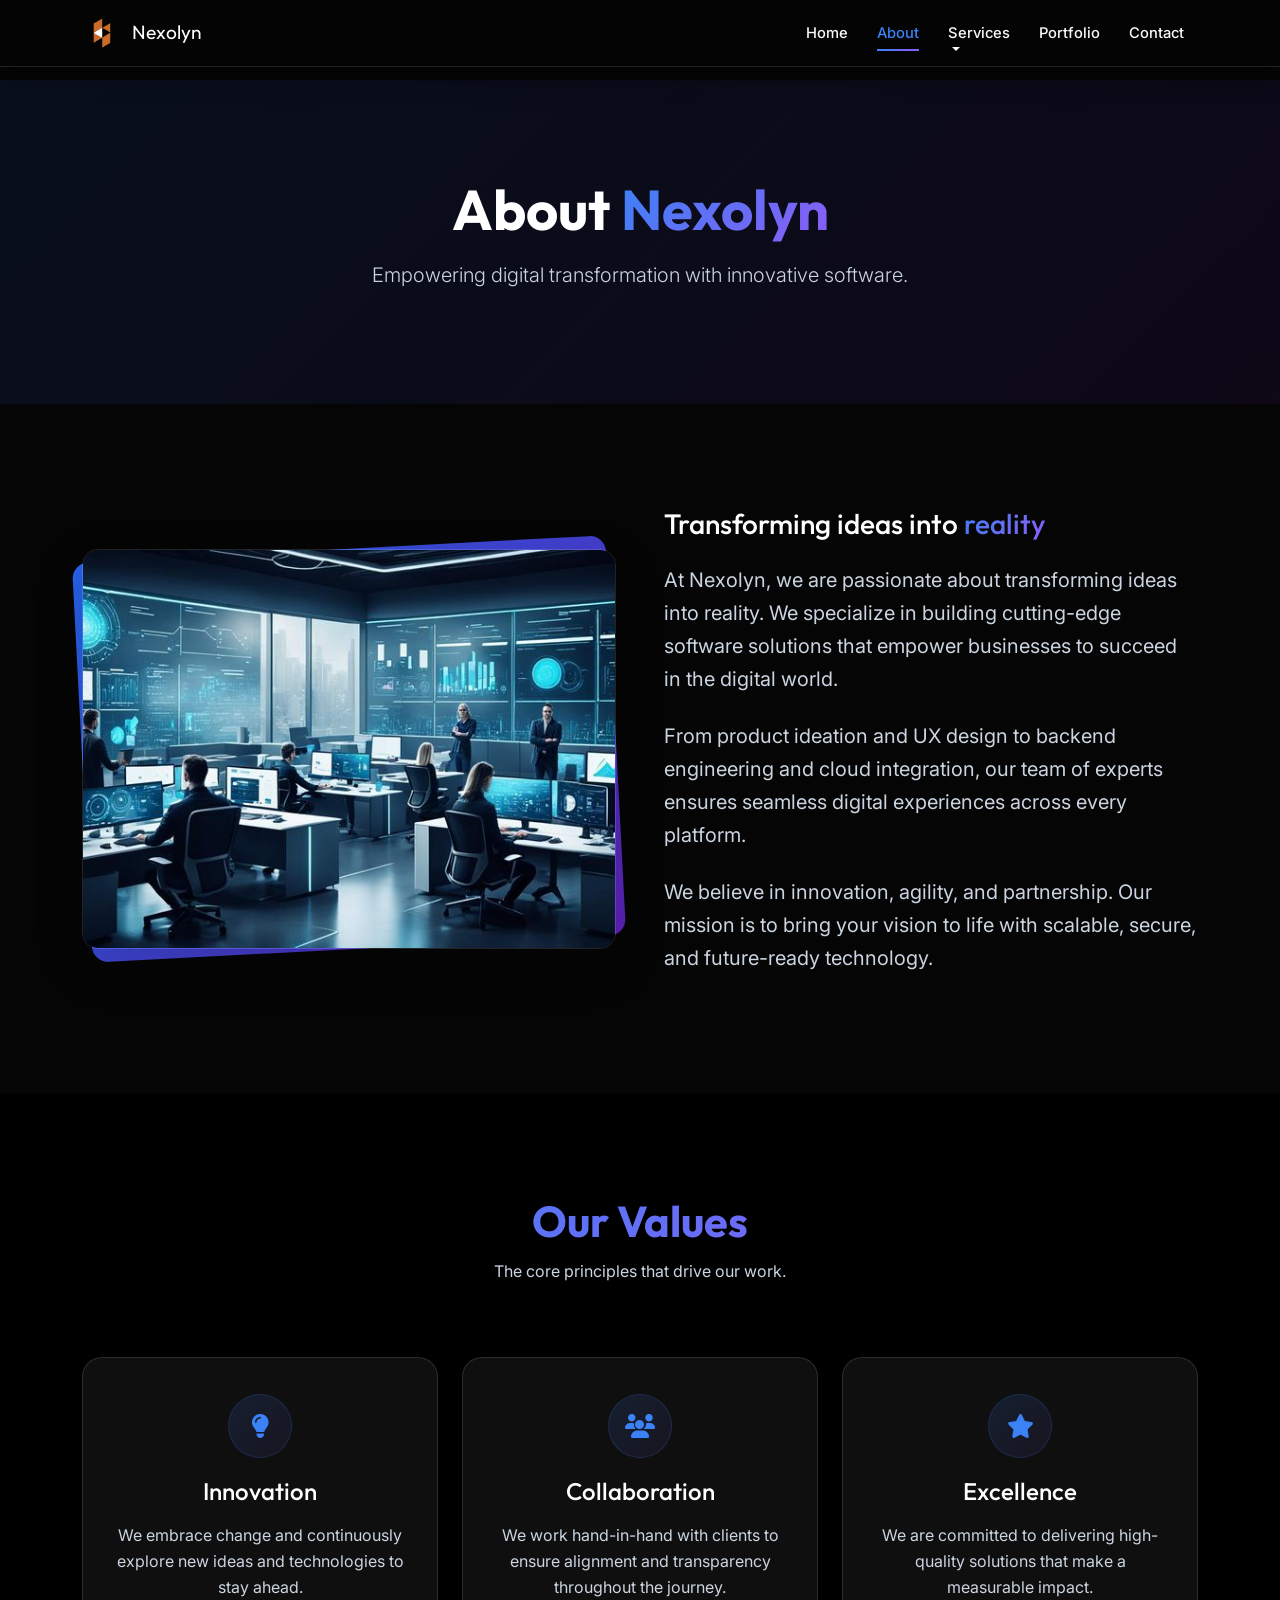
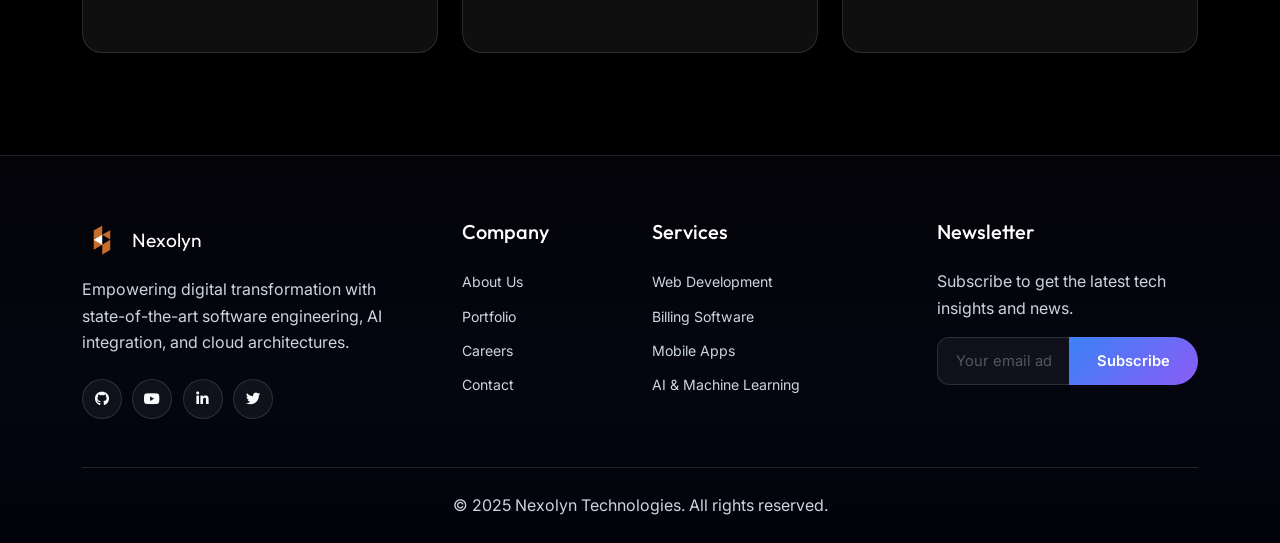
<file: about.html>
<!DOCTYPE html>
<html lang="en">
<head>
    <meta charset="UTF-8">
    <meta name="viewport" content="width=device-width, initial-scale=1.0">
    <title>About | Nexolyn Technologies</title>
    <meta name="description" content="Discover Nexolyn - a tech company delivering digital transformation through software, automation, and cloud services. Learn about our values and mission.">
    
    <link rel="icon" type="image/png" href="favicon.png" />
    
    <!-- Bootstrap 5 CSS -->
    <link href="https://cdn.jsdelivr.net/npm/bootstrap@5.3.0/dist/css/bootstrap.min.css" rel="stylesheet">
    <!-- AOS Animation CSS -->
    <link href="https://unpkg.com/aos@2.3.1/dist/aos.css" rel="stylesheet">
    <!-- FontAwesome -->
    <link rel="stylesheet" href="https://cdnjs.cloudflare.com/ajax/libs/font-awesome/6.4.0/css/all.min.css">
    <!-- Custom CSS -->
    <link rel="stylesheet" href="style.css">

    <meta property="og:title" content="About Nexolyn">
    <meta property="og:description" content="Empowering digital transformation through software, automation, and cloud services.">
    <meta property="og:image" content="https://www.nexolyn.work/aboutimage.jpg">
    <meta property="og:url" content="https://www.nexolyn.work/about.html">
    <meta name="twitter:card" content="summary_large_image">
    
    <script type="application/ld+json">
    {
      "@context": "https://schema.org",
      "@type": "Organization",
      "name": "Nexolyn",
      "url": "https://www.nexolyn.work",
      "logo": "https://www.nexolyn.work/image.png",
      "contactPoint": {
        "@type": "ContactPoint",
        "email": "nexolyntechnologies@gmail.com",

        "contactType": "Customer Service",
        "areaServed": "IN",
        "availableLanguage": "en"
      }
    }
    </script>
</head>
<body>

    <!-- Navbar -->
    <nav class="navbar navbar-expand-lg fixed-top scrolled" id="mainNav">
        <div class="container">
            <a class="navbar-brand d-flex align-items-center" href="index.html">
                <img src="logo.png" alt="Nexolyn Logo" style="height: 40px; margin-right: 10px;">
                <span class="brand-name text-white fs-4">Nexolyn</span>
            </a>
            <button class="navbar-toggler text-white" type="button" data-bs-toggle="collapse" data-bs-target="#navbarResponsive">
                <i class="fas fa-bars"></i>
            </button>
            <div class="collapse navbar-collapse" id="navbarResponsive">
                <ul class="navbar-nav ms-auto text-center">
                    <li class="nav-item"><a class="nav-link" href="index.html">Home</a></li>
                    <li class="nav-item"><a class="nav-link active" href="about.html">About</a></li>
                    <li class="nav-item dropdown">
                        <a class="nav-link dropdown-toggle" href="#" id="servicesDropdown" role="button" data-bs-toggle="dropdown" aria-expanded="false">
                            Services
                        </a>
                        <ul class="dropdown-menu dropdown-menu-end" aria-labelledby="servicesDropdown">
                            <li><a class="dropdown-item" href="web-development.html">Web Development</a></li>
                            <li><a class="dropdown-item" href="billing-software.html">Billing Software</a></li>
                            <li><hr class="dropdown-divider bg-secondary"></li>
                            <li><a class="dropdown-item" href="machine-learning.html">Machine Learning</a></li>
                            <li><a class="dropdown-item" href="services.html">All Services</a></li>
                        </ul>
                    </li>
                    <li class="nav-item"><a class="nav-link" href="index.html#portfolio">Portfolio</a></li>
                    <li class="nav-item"><a class="nav-link" href="contact.html">Contact</a></li>
                </ul>
            </div>
        </div>
    </nav>

    <!-- Page Header -->
    <div class="container-fluid pt-5 pb-5" style="background: linear-gradient(135deg, rgba(37, 99, 235, 0.1), rgba(91, 33, 182, 0.1)); margin-top: 80px;">
        <div class="container text-center py-5">
            <h1 class="display-4 fw-bold text-white mb-3" data-aos="fade-up">About <span class="text-gradient">Nexolyn</span></h1>
            <p class="lead text-muted" data-aos="fade-up" data-aos-delay="100">Empowering digital transformation with innovative software.</p>
        </div>
    </div>

    <!-- About Content Section -->
    <section class="section-padding">
        <div class="container">
            <div class="row align-items-center g-5">
                <div class="col-lg-6" data-aos="fade-right">
                    <div class="position-relative">
                        <div class="position-absolute top-0 start-0 w-100 h-100 rounded-4" style="background: linear-gradient(135deg, var(--secondary), var(--primary)); transform: rotate(-3deg); z-index: -1;"></div>
                        <img src="aboutimage.jpg" alt="About Nexolyn" class="img-fluid rounded-4 shadow-lg w-100" style="object-fit: cover; height: 400px; border: 1px solid var(--glass-border);">
                    </div>
                </div>
                <div class="col-lg-6" data-aos="fade-left">
                    <h3 class="mb-4 text-white">Transforming ideas into <span class="text-gradient">reality</span></h3>
                    <p class="text-muted fs-5 mb-4">
                        At Nexolyn, we are passionate about transforming ideas into reality. We specialize in building
                        cutting-edge software solutions that empower businesses to succeed in the digital world.
                    </p>
                    <p class="text-muted fs-5 mb-4">
                        From product ideation and UX design to backend engineering and cloud integration, our team of
                        experts ensures seamless digital experiences across every platform.
                    </p>
                    <p class="text-muted fs-5">
                        We believe in innovation, agility, and partnership. Our mission is to bring your vision to life with
                        scalable, secure, and future-ready technology.
                    </p>
                </div>
            </div>
        </div>
    </section>

    <!-- Values Section -->
    <section class="section-padding bg-black">
        <div class="container">
            <h2 class="section-title text-gradient text-center" data-aos="fade-up">Our Values</h2>
            <p class="section-subtitle text-center" data-aos="fade-up" data-aos-delay="100">The core principles that drive our work.</p>
            
            <div class="row g-4 mt-4">
                <div class="col-md-4" data-aos="zoom-in" data-aos-delay="100">
                    <div class="feature-card text-center">
                        <div class="feature-icon mx-auto"><i class="fas fa-lightbulb"></i></div>
                        <h4 class="text-white mb-3">Innovation</h4>
                        <p class="text-muted">We embrace change and continuously explore new ideas and technologies to stay ahead.</p>
                    </div>
                </div>
                <div class="col-md-4" data-aos="zoom-in" data-aos-delay="200">
                    <div class="feature-card text-center">
                        <div class="feature-icon mx-auto"><i class="fas fa-users"></i></div>
                        <h4 class="text-white mb-3">Collaboration</h4>
                        <p class="text-muted">We work hand-in-hand with clients to ensure alignment and transparency throughout the journey.</p>
                    </div>
                </div>
                <div class="col-md-4" data-aos="zoom-in" data-aos-delay="300">
                    <div class="feature-card text-center">
                        <div class="feature-icon mx-auto"><i class="fas fa-star"></i></div>
                        <h4 class="text-white mb-3">Excellence</h4>
                        <p class="text-muted">We are committed to delivering high-quality solutions that make a measurable impact.</p>
                    </div>
                </div>
            </div>
        </div>
    </section>

    <!-- Footer -->
    <footer class="footer">
        <div class="container">
            <div class="row g-4 mb-5">
                <div class="col-lg-4 col-md-6">
                    <a class="navbar-brand d-flex align-items-center mb-3" href="index.html">
                        <img src="logo.png" alt="Nexolyn Logo" style="height: 40px; margin-right: 10px;">
                        <span class="brand-name text-white fs-4">Nexolyn</span>
                    </a>
                    <p class="text-muted pe-4">Empowering digital transformation with state-of-the-art software engineering, AI integration, and cloud architectures.</p>
                    <div class="mt-4">
                        <a href="https://github.com/nexolyntechnologies" target="_blank" class="social-icon"><i class="fab fa-github"></i></a>
                        <a href="https://www.youtube.com/@NexolynTechnologies" target="_blank" class="social-icon"><i class="fab fa-youtube"></i></a>
                        <a href="#" class="social-icon"><i class="fab fa-linkedin-in"></i></a>
                        <a href="#" class="social-icon"><i class="fab fa-twitter"></i></a>
                    </div>
                </div>
                <div class="col-lg-2 col-md-6">
                    <h5 class="text-white mb-4">Company</h5>
                    <ul class="list-unstyled">
                        <li class="mb-2"><a href="about.html" class="footer-link">About Us</a></li>
                        <li class="mb-2"><a href="index.html#portfolio" class="footer-link">Portfolio</a></li>
                        <li class="mb-2"><a href="#" class="footer-link">Careers</a></li>
                        <li class="mb-2"><a href="contact.html" class="footer-link">Contact</a></li>
                    </ul>
                </div>
                <div class="col-lg-3 col-md-6">
                    <h5 class="text-white mb-4">Services</h5>
                    <ul class="list-unstyled">
                        <li class="mb-2"><a href="web-development.html" class="footer-link">Web Development</a></li>
                        <li class="mb-2"><a href="billing-software.html" class="footer-link">Billing Software</a></li>
                        <li class="mb-2"><a href="#" class="footer-link">Mobile Apps</a></li>
                        <li class="mb-2"><a href="machine-learning.html" class="footer-link">AI & Machine Learning</a></li>
                    </ul>
                </div>
                <div class="col-lg-3 col-md-6">
                    <h5 class="text-white mb-4">Newsletter</h5>
                    <p class="text-muted">Subscribe to get the latest tech insights and news.</p>
                    <div class="input-group mt-3">
                        <input type="email" class="form-control" placeholder="Your email address" aria-label="Email">
                        <button class="btn btn-primary" type="button">Subscribe</button>
                    </div>
                </div>
            </div>
            <div class="text-center py-4 border-top" style="border-color: var(--glass-border) !important;">
                <p class="text-muted mb-0">&copy; 2025 Nexolyn Technologies. All rights reserved.</p>
            </div>
        </div>
    </footer>



    <!-- Scripts -->
    <script src="https://cdn.jsdelivr.net/npm/bootstrap@5.3.0/dist/js/bootstrap.bundle.min.js"></script>
    <script src="https://unpkg.com/aos@2.3.1/dist/aos.js"></script>
    <script>
        // Initialize AOS animations
        AOS.init({
            once: true,
            offset: 100,
            duration: 800,
            easing: 'ease-in-out-cubic',
        });
    </script>
</body>
</html>
</file>
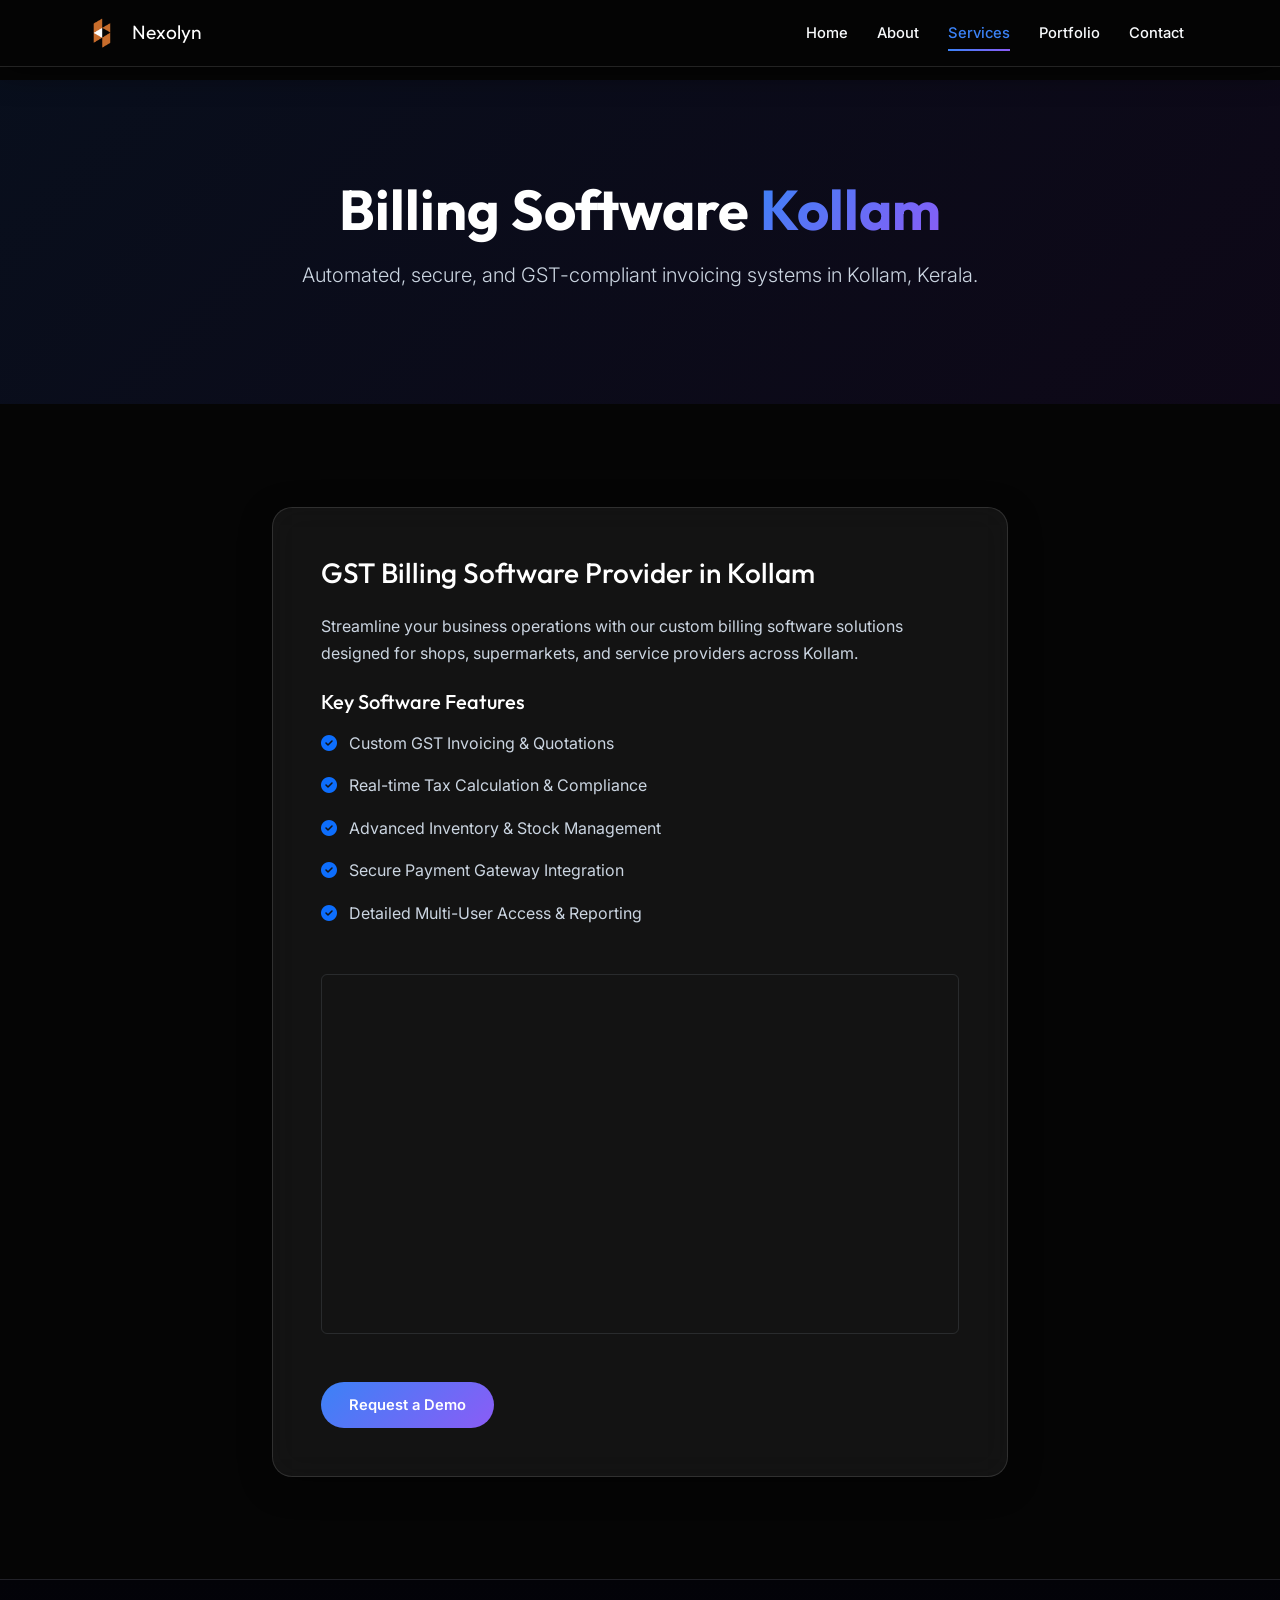
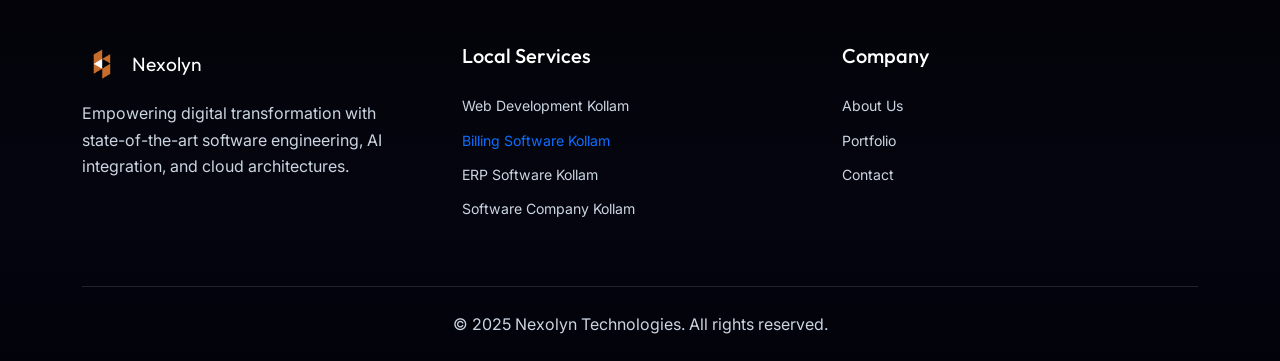
<file: billing-software-kollam.html>
<!DOCTYPE html>
<html lang="en">
<head>
    <meta charset="UTF-8">
    <meta name="viewport" content="width=device-width, initial-scale=1.0">
    <title>Billing Software Kollam | GST Billing Solutions - Nexolyn</title>
    <meta name="description" content="Get the best GST Billing Software in Kollam. Nexolyn Technologies provides custom billing, invoicing, and inventory software for businesses in Kerala.">
    <meta property="og:title" content="Billing Software Kollam | Nexolyn">
    <meta property="og:description" content="Top-rated GST Billing Software provider in Kollam, Kerala. Secure, fast, and easy to use.">
    <meta property="og:url" content="https://www.nexolyn.work/billing-software-kollam.html">
    <meta property="og:type" content="website">
    
    <link rel="icon" type="image/png" href="favicon.png" />
    <link href="https://cdn.jsdelivr.net/npm/bootstrap@5.3.0/dist/css/bootstrap.min.css" rel="stylesheet">
    <link href="https://unpkg.com/aos@2.3.1/dist/aos.css" rel="stylesheet">
    <link rel="stylesheet" href="https://cdnjs.cloudflare.com/ajax/libs/font-awesome/6.4.0/css/all.min.css">
    <link rel="stylesheet" href="style.css">

    <script type="application/ld+json">
    {
      "@context": "https://schema.org",
      "@type": "LocalBusiness",
      "name": "Nexolyn Technologies",
      "image": "https://www.nexolyn.work/logo.png",
      "url": "https://www.nexolyn.work",
      "email": "nexolyntechnologies@gmail.com",
      "address": {
        "@type": "PostalAddress",
        "addressLocality": "Kollam",
        "addressRegion": "Kerala",
        "addressCountry": "IN"
      },
      "description": "Leading provider of GST Billing Software and Inventory Management systems in Kollam.",
      "areaServed": "Kollam, Kerala, India",
      "priceRange": "$$"
    }
    </script>
</head>
<body>
    <!-- Navbar -->
    <nav class="navbar navbar-expand-lg fixed-top scrolled" id="mainNav">
        <div class="container">
            <a class="navbar-brand d-flex align-items-center" href="index.html">
                <img src="logo.png" alt="Nexolyn Logo" style="height: 40px; margin-right: 10px;">
                <span class="brand-name text-white fs-4">Nexolyn</span>
            </a>
            <button class="navbar-toggler text-white" type="button" data-bs-toggle="collapse" data-bs-target="#navbarResponsive">
                <i class="fas fa-bars"></i>
            </button>
            <div class="collapse navbar-collapse" id="navbarResponsive">
                <ul class="navbar-nav ms-auto text-center">
                    <li class="nav-item"><a class="nav-link" href="index.html">Home</a></li>
                    <li class="nav-item"><a class="nav-link" href="about.html">About</a></li>
                    <li class="nav-item"><a class="nav-link active" href="services.html">Services</a></li>
                    <li class="nav-item"><a class="nav-link" href="index.html#portfolio">Portfolio</a></li>
                    <li class="nav-item"><a class="nav-link" href="contact.html">Contact</a></li>
                </ul>
            </div>
        </div>
    </nav>

    <!-- Page Header -->
    <div class="container-fluid pt-5 pb-5" style="background: linear-gradient(135deg, rgba(37, 99, 235, 0.1), rgba(91, 33, 182, 0.1)); margin-top: 80px;">
        <div class="container text-center py-5">
            <h1 class="display-4 fw-bold text-white mb-3" data-aos="fade-up">Billing Software <span class="text-gradient">Kollam</span></h1>
            <p class="lead text-muted" data-aos="fade-up" data-aos-delay="100">Automated, secure, and GST-compliant invoicing systems in Kollam, Kerala.</p>
        </div>
    </div>

    <!-- Content Section -->
    <section class="section-padding">
        <div class="container">
            <div class="row justify-content-center">
                <div class="col-lg-8" data-aos="fade-up">
                    <div class="glass-panel p-5">
                        <h2 class="mb-4 text-white h3">GST Billing Software Provider in Kollam</h2>
                        <p class="text-muted mb-4">Streamline your business operations with our custom billing software solutions designed for shops, supermarkets, and service providers across Kollam.</p>
                        
                        <h3 class="h5 text-white mb-3 mt-4">Key Software Features</h3>
                        <ul class="list-unstyled text-muted fs-6 mb-5">
                            <li class="mb-3"><i class="fas fa-check-circle text-primary me-2"></i> Custom GST Invoicing & Quotations</li>
                            <li class="mb-3"><i class="fas fa-check-circle text-primary me-2"></i> Real-time Tax Calculation & Compliance</li>
                            <li class="mb-3"><i class="fas fa-check-circle text-primary me-2"></i> Advanced Inventory & Stock Management</li>
                            <li class="mb-3"><i class="fas fa-check-circle text-primary me-2"></i> Secure Payment Gateway Integration</li>
                            <li class="mb-3"><i class="fas fa-check-circle text-primary me-2"></i> Detailed Multi-User Access & Reporting</li>
                        </ul>

                        <div class="ratio ratio-16x9 rounded overflow-hidden mt-4 mb-5 border border-secondary border-opacity-25">
                            <iframe src="https://www.google.com/maps/embed?pb=!1m18!1m12!1m3!1d126252.17935741042!2d76.51860824050212!3d8.88795071167156!2m3!1f0!2f0!3f0!3m2!1i1024!2i768!4f13.1!3m3!1m2!1s0x3b05fc5cf327c19d%3A0x6b77c688bd8ee055!2sKollam%2C%20Kerala!5e0!3m2!1sen!2sin!4v1700000000000!5m2!1sen!2sin" allowfullscreen="" loading="lazy"></iframe>
                        </div>

                        <div class="mt-4">
                            <a href="contact.html" class="btn btn-primary">Request a Demo</a>
                        </div>
                    </div>
                </div>
            </div>
        </div>
    </section>

    <!-- Footer -->
    <footer class="footer mt-0">
        <div class="container">
            <div class="row g-4 mb-5">
                <div class="col-lg-4 col-md-6">
                    <a class="navbar-brand d-flex align-items-center mb-3" href="index.html">
                        <img src="logo.png" alt="Nexolyn Logo" style="height: 40px; margin-right: 10px;">
                        <span class="brand-name text-white fs-4">Nexolyn</span>
                    </a>
                    <p class="text-muted pe-4">Empowering digital transformation with state-of-the-art software engineering, AI integration, and cloud architectures.</p>
                </div>
                <div class="col-lg-4 col-md-6">
                    <h5 class="text-white mb-4">Local Services</h5>
                    <ul class="list-unstyled">
                        <li class="mb-2"><a href="web-development-kollam.html" class="footer-link">Web Development Kollam</a></li>
                        <li class="mb-2"><a href="billing-software-kollam.html" class="footer-link text-primary">Billing Software Kollam</a></li>
                        <li class="mb-2"><a href="erp-software-kollam.html" class="footer-link">ERP Software Kollam</a></li>
                        <li class="mb-2"><a href="software-company-kollam.html" class="footer-link">Software Company Kollam</a></li>
                    </ul>
                </div>
                <div class="col-lg-4 col-md-6">
                    <h5 class="text-white mb-4">Company</h5>
                    <ul class="list-unstyled">
                        <li class="mb-2"><a href="about.html" class="footer-link">About Us</a></li>
                        <li class="mb-2"><a href="index.html#portfolio" class="footer-link">Portfolio</a></li>
                        <li class="mb-2"><a href="contact.html" class="footer-link">Contact</a></li>
                    </ul>
                </div>
            </div>
            <div class="text-center py-4 border-top" style="border-color: var(--glass-border) !important;">
                <p class="text-muted mb-0">&copy; 2025 Nexolyn Technologies. All rights reserved.</p>
            </div>
        </div>
    </footer>

    <script src="https://cdn.jsdelivr.net/npm/bootstrap@5.3.0/dist/js/bootstrap.bundle.min.js"></script>
    <script src="https://unpkg.com/aos@2.3.1/dist/aos.js"></script>
    <script>AOS.init({ once: true, offset: 100, duration: 800 });</script>
</body>
</html>
</file>
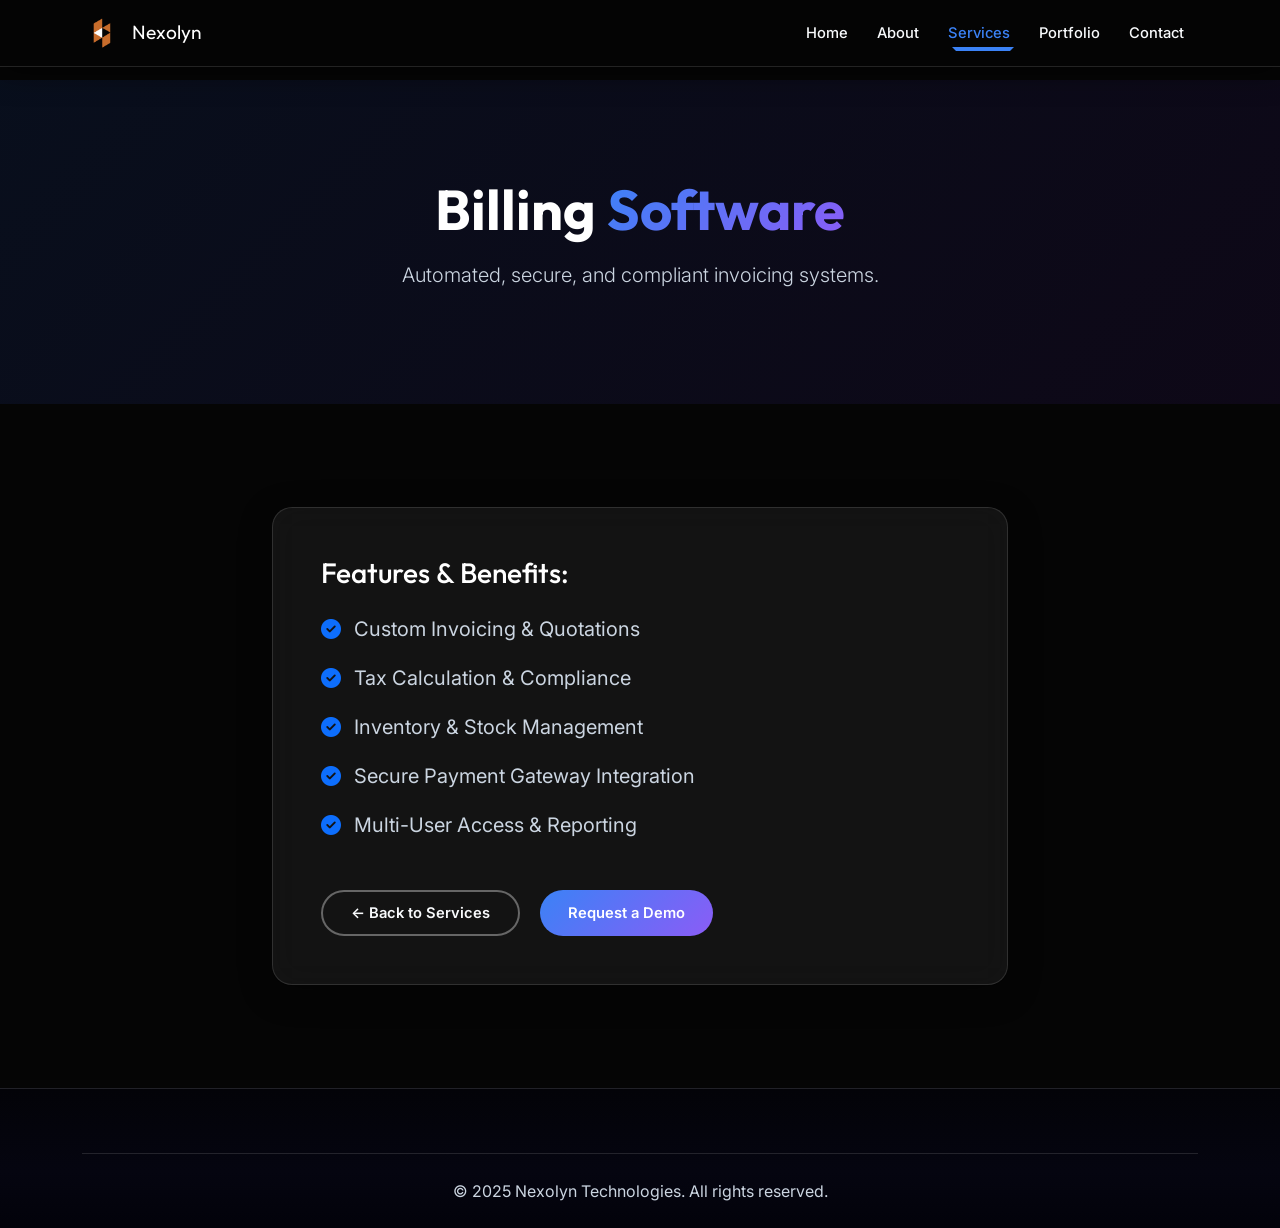
<file: billing-software.html>
<!DOCTYPE html>
<html lang="en">
<head>
    <meta charset="UTF-8">
    <meta name="viewport" content="width=device-width, initial-scale=1.0">
    <title>Billing Software | Nexolyn Technologies</title>
    <meta name="description" content="Nexolyn Technologies provides Billing Software in Kollam, Kerala. Contact us for custom software and web development.">
    <meta property="og:title" content="Billing Software | Nexolyn Technologies">
    <meta property="og:description" content="Nexolyn Technologies provides Billing Software in Kollam, Kerala.">
    <meta property="og:url" content="https://www.nexolyn.work/billing-software.html">
    <meta property="og:type" content="website">
    
    <link rel="icon" type="image/png" href="favicon.png" />
    
    <!-- Bootstrap 5 CSS -->
    <link href="https://cdn.jsdelivr.net/npm/bootstrap@5.3.0/dist/css/bootstrap.min.css" rel="stylesheet">
    <!-- AOS Animation CSS -->
    <link href="https://unpkg.com/aos@2.3.1/dist/aos.css" rel="stylesheet">
    <!-- FontAwesome -->
    <link rel="stylesheet" href="https://cdnjs.cloudflare.com/ajax/libs/font-awesome/6.4.0/css/all.min.css">
    <!-- Custom CSS -->
    <link rel="stylesheet" href="style.css">
</head>
<body>

    <!-- Navbar -->
    <nav class="navbar navbar-expand-lg fixed-top scrolled" id="mainNav">
        <div class="container">
            <a class="navbar-brand d-flex align-items-center" href="index.html">
                <img src="logo.png" alt="Nexolyn Logo" style="height: 40px; margin-right: 10px;">
                <span class="brand-name text-white fs-4">Nexolyn</span>
            </a>
            <button class="navbar-toggler text-white" type="button" data-bs-toggle="collapse" data-bs-target="#navbarResponsive">
                <i class="fas fa-bars"></i>
            </button>
            <div class="collapse navbar-collapse" id="navbarResponsive">
                <ul class="navbar-nav ms-auto text-center">
                    <li class="nav-item"><a class="nav-link" href="index.html">Home</a></li>
                    <li class="nav-item"><a class="nav-link" href="about.html">About</a></li>
                    <li class="nav-item dropdown">
                        <a class="nav-link dropdown-toggle active" href="#" id="servicesDropdown" role="button" data-bs-toggle="dropdown" aria-expanded="false">
                            Services
                        </a>
                        <ul class="dropdown-menu dropdown-menu-end" aria-labelledby="servicesDropdown">
                            <li><a class="dropdown-item" href="web-development.html">Web Development</a></li>
                            <li><a class="dropdown-item active" href="billing-software.html">Billing Software</a></li>
                            <li><hr class="dropdown-divider bg-secondary"></li>
                            <li><a class="dropdown-item" href="machine-learning.html">Machine Learning</a></li>
                            <li><a class="dropdown-item" href="services.html">All Services</a></li>
                        </ul>
                    </li>
                    <li class="nav-item"><a class="nav-link" href="index.html#portfolio">Portfolio</a></li>
                    <li class="nav-item"><a class="nav-link" href="contact.html">Contact</a></li>
                </ul>
            </div>
        </div>
    </nav>

    <!-- Page Header -->
    <div class="container-fluid pt-5 pb-5" style="background: linear-gradient(135deg, rgba(37, 99, 235, 0.1), rgba(91, 33, 182, 0.1)); margin-top: 80px;">
        <div class="container text-center py-5">
            <h1 class="display-4 fw-bold text-white mb-3" data-aos="fade-up">Billing <span class="text-gradient">Software</span></h1>
            <p class="lead text-muted" data-aos="fade-up" data-aos-delay="100">Automated, secure, and compliant invoicing systems.</p>
        </div>
    </div>

    <!-- Content Section -->
    <section class="section-padding">
        <div class="container">
            <div class="row justify-content-center">
                <div class="col-lg-8" data-aos="fade-up">
                    <div class="glass-panel p-5">
                        <h3 class="mb-4 text-white">Features & Benefits:</h3>
                        <ul class="list-unstyled text-muted fs-5">
                            <li class="mb-3"><i class="fas fa-check-circle text-primary me-2"></i> Custom Invoicing & Quotations</li>
                            <li class="mb-3"><i class="fas fa-check-circle text-primary me-2"></i> Tax Calculation & Compliance</li>
                            <li class="mb-3"><i class="fas fa-check-circle text-primary me-2"></i> Inventory & Stock Management</li>
                            <li class="mb-3"><i class="fas fa-check-circle text-primary me-2"></i> Secure Payment Gateway Integration</li>
                            <li class="mb-3"><i class="fas fa-check-circle text-primary me-2"></i> Multi-User Access & Reporting</li>
                        </ul>
                        
                        <div class="mt-5">
                            <a href="services.html" class="btn btn-outline me-3">&larr; Back to Services</a>
                            <a href="contact.html" class="btn btn-primary">Request a Demo</a>
                        </div>
                    </div>
                </div>
            </div>
        </div>
    </section>

    <!-- Footer -->
    <footer class="footer mt-0">
        <div class="container">
            <div class="text-center py-4 border-top" style="border-color: var(--glass-border) !important;">
                <p class="text-muted mb-0">&copy; 2025 Nexolyn Technologies. All rights reserved.</p>
            </div>
        </div>
    </footer>

    <!-- Scripts -->
    <script src="https://cdn.jsdelivr.net/npm/bootstrap@5.3.0/dist/js/bootstrap.bundle.min.js"></script>
    <script src="https://unpkg.com/aos@2.3.1/dist/aos.js"></script>
    <script>
        AOS.init({ once: true, offset: 100, duration: 800 });
    </script>
</body>
</html>
</file>
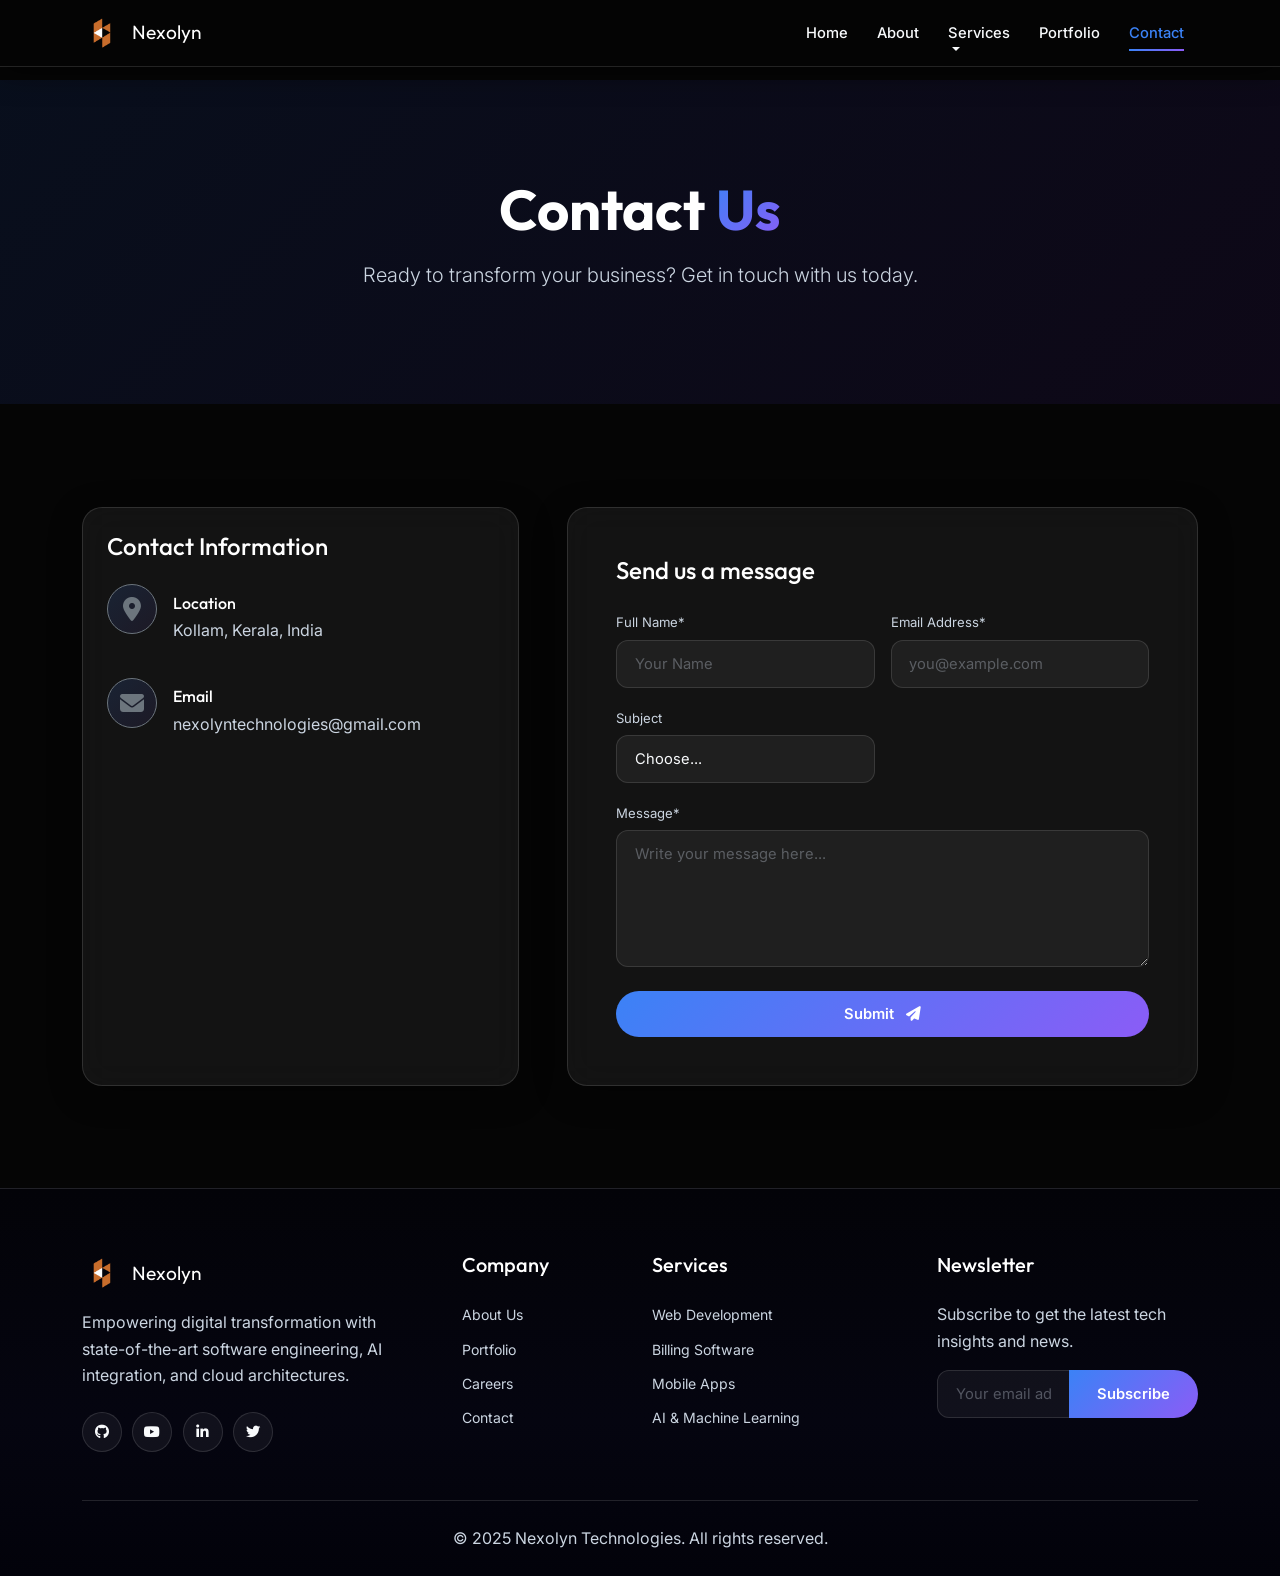
<file: contact.html>
<!DOCTYPE html>
<html lang="en">
<head>
    <meta charset="UTF-8">
    <meta name="viewport" content="width=device-width, initial-scale=1.0">
    <title>Contact Us | Nexolyn Technologies</title>
    <meta name="description" content="Nexolyn Technologies provides Contact Us in Kollam, Kerala. Contact us for custom software and web development.">
    <meta property="og:title" content="Contact Us | Nexolyn Technologies">
    <meta property="og:description" content="Nexolyn Technologies provides Contact Us in Kollam, Kerala.">
    <meta property="og:url" content="https://www.nexolyn.work/contact.html">
    <meta property="og:type" content="website">
    
    
    <link rel="icon" type="image/png" href="favicon.png" />
    
    <!-- Bootstrap 5 CSS -->
    <link href="https://cdn.jsdelivr.net/npm/bootstrap@5.3.0/dist/css/bootstrap.min.css" rel="stylesheet">
    <!-- AOS Animation CSS -->
    <link href="https://unpkg.com/aos@2.3.1/dist/aos.css" rel="stylesheet">
    <!-- FontAwesome -->
    <link rel="stylesheet" href="https://cdnjs.cloudflare.com/ajax/libs/font-awesome/6.4.0/css/all.min.css">
    <!-- Custom CSS -->
    <link rel="stylesheet" href="style.css">
</head>
<body>

    <!-- Navbar -->
    <nav class="navbar navbar-expand-lg fixed-top scrolled" id="mainNav">
        <div class="container">
            <a class="navbar-brand d-flex align-items-center" href="index.html">
                <img src="logo.png" alt="Nexolyn Logo" style="height: 40px; margin-right: 10px;">
                <span class="brand-name text-white fs-4">Nexolyn</span>
            </a>
            <button class="navbar-toggler text-white" type="button" data-bs-toggle="collapse" data-bs-target="#navbarResponsive">
                <i class="fas fa-bars"></i>
            </button>
            <div class="collapse navbar-collapse" id="navbarResponsive">
                <ul class="navbar-nav ms-auto text-center">
                    <li class="nav-item"><a class="nav-link" href="index.html">Home</a></li>
                    <li class="nav-item"><a class="nav-link" href="about.html">About</a></li>
                    <li class="nav-item dropdown">
                        <a class="nav-link dropdown-toggle" href="#" id="servicesDropdown" role="button" data-bs-toggle="dropdown" aria-expanded="false">
                            Services
                        </a>
                        <ul class="dropdown-menu dropdown-menu-end" aria-labelledby="servicesDropdown">
                            <li><a class="dropdown-item" href="web-development.html">Web Development</a></li>
                            <li><a class="dropdown-item" href="billing-software.html">Billing Software</a></li>
                            <li><hr class="dropdown-divider bg-secondary"></li>
                            <li><a class="dropdown-item" href="machine-learning.html">Machine Learning</a></li>
                            <li><a class="dropdown-item" href="services.html">All Services</a></li>
                        </ul>
                    </li>
                    <li class="nav-item"><a class="nav-link" href="index.html#portfolio">Portfolio</a></li>
                    <li class="nav-item"><a class="nav-link active" href="contact.html">Contact</a></li>
                </ul>
            </div>
        </div>
    </nav>

    <!-- Page Header -->
    <div class="container-fluid pt-5 pb-5" style="background: linear-gradient(135deg, rgba(37, 99, 235, 0.1), rgba(91, 33, 182, 0.1)); margin-top: 80px;">
        <div class="container text-center py-5">
            <h1 class="display-4 fw-bold text-white mb-3" data-aos="fade-up">Contact <span class="text-gradient">Us</span></h1>
            <p class="lead text-muted" data-aos="fade-up" data-aos-delay="100">Ready to transform your business? Get in touch with us today.</p>
        </div>
    </div>

    <!-- Contact Section -->
    <section class="section-padding">
        <div class="container">
            <div class="row g-5">
                <div class="col-lg-5" data-aos="fade-right">
                    <div class="glass-panel p-4 h-100">
                        <h4 class="text-white mb-4">Contact Information</h4>
                        <div class="d-flex align-items-center mb-4">
                            <div class="feature-icon bg-transparent border border-secondary text-secondary me-3" style="width: 50px; height: 50px;"><i class="fas fa-map-marker-alt"></i></div>
                            <div>
                                <h6 class="text-white mb-1">Location</h6>
                                <p class="text-muted mb-0">Kollam, Kerala, India</p>
                            </div>
                        </div>
                        <div class="d-flex align-items-center mb-4">
                            <div class="feature-icon bg-transparent border border-secondary text-secondary me-3" style="width: 50px; height: 50px;"><i class="fas fa-envelope"></i></div>
                            <div>
                                <h6 class="text-white mb-1">Email</h6>
                                <a href="mailto:nexolyntechnologies@gmail.com" class="text-muted text-decoration-none">nexolyntechnologies@gmail.com</a>
                            </div>
                        </div>


                        <!-- Google Maps Iframe -->
                        <div class="ratio ratio-16x9 rounded overflow-hidden mt-4">
                            <iframe src="https://www.google.com/maps/embed?pb=!1m18!1m12!1m3!1d126154.51601614945!2d76.54146039148003!3d8.89209568266209!2m3!1f0!2f0!3f0!3m2!1i1024!2i768!4f13.1!3m3!1m2!1s0x3b05fc5839955773%3A0x6e2a27ea7d34bc5b!2sKollam%2C%20Kerala!5e0!3m2!1sen!2sin!4v1700000000000!5m2!1sen!2sin" style="border:0;" allowfullscreen="" loading="lazy" referrerpolicy="no-referrer-when-downgrade"></iframe>
                        </div>
                    </div>
                </div>
                
                <div class="col-lg-7" data-aos="fade-left">
                    <div class="glass-panel p-5">
                        <h4 class="text-white mb-4">Send us a message</h4>
                        <form action="https://api.web3forms.com/submit" method="POST" id="contactForm">
                            <input type="hidden" name="access_key" value="f8246aee-3225-4596-83f9-b6075950a37e">
                            
                            <div class="row g-3">
                                <div class="col-md-6">
                                    <label class="form-label text-muted small">Full Name*</label>
                                    <input type="text" class="form-control" name="name" placeholder="Your Name" required>
                                </div>
                                <div class="col-md-6">
                                    <label class="form-label text-muted small">Email Address*</label>
                                    <input type="email" class="form-control" name="email" placeholder="you@example.com" required>
                                </div>

                                <div class="col-md-6">
                                    <label class="form-label text-muted small">Subject</label>
                                    <select class="form-select" name="department">
                                        <option selected disabled>Choose...</option>
                                        <option value="Sales">Sales</option>
                                        <option value="Support">Support</option>
                                        <option value="Development">Development</option>
                                    </select>
                                </div>
                                <div class="col-12">
                                    <label class="form-label text-muted small">Message*</label>
                                    <textarea class="form-control" name="message" rows="5" placeholder="Write your message here..." required></textarea>
                                </div>
                                <div class="col-12 mt-4">
                                    <button type="submit" class="btn btn-primary w-100">Submit <i class="fas fa-paper-plane ms-2"></i></button>
                                </div>
                            </div>
                            <div id="formMessage" class="alert alert-success mt-3" style="display: none; background: rgba(37, 211, 102, 0.2); border: 1px solid #25d366; color: white;">
                                Thank you! We’ll be in touch soon.
                            </div>
                        </form>
                    </div>
                </div>
            </div>
        </div>
    </section>

    <!-- Footer -->
    <footer class="footer mt-0">
        <div class="container">
            <div class="row g-4 mb-5">
                <div class="col-lg-4 col-md-6">
                    <a class="navbar-brand d-flex align-items-center mb-3" href="index.html">
                        <img src="logo.png" alt="Nexolyn Logo" style="height: 40px; margin-right: 10px;">
                        <span class="brand-name text-white fs-4">Nexolyn</span>
                    </a>
                    <p class="text-muted pe-4">Empowering digital transformation with state-of-the-art software engineering, AI integration, and cloud architectures.</p>
                    <div class="mt-4">
                        <a href="https://github.com/nexolyntechnologies" target="_blank" class="social-icon"><i class="fab fa-github"></i></a>
                        <a href="https://www.youtube.com/@NexolynTechnologies" target="_blank" class="social-icon"><i class="fab fa-youtube"></i></a>
                        <a href="#" class="social-icon"><i class="fab fa-linkedin-in"></i></a>
                        <a href="#" class="social-icon"><i class="fab fa-twitter"></i></a>
                    </div>
                </div>
                <div class="col-lg-2 col-md-6">
                    <h5 class="text-white mb-4">Company</h5>
                    <ul class="list-unstyled">
                        <li class="mb-2"><a href="about.html" class="footer-link">About Us</a></li>
                        <li class="mb-2"><a href="index.html#portfolio" class="footer-link">Portfolio</a></li>
                        <li class="mb-2"><a href="#" class="footer-link">Careers</a></li>
                        <li class="mb-2"><a href="contact.html" class="footer-link">Contact</a></li>
                    </ul>
                </div>
                <div class="col-lg-3 col-md-6">
                    <h5 class="text-white mb-4">Services</h5>
                    <ul class="list-unstyled">
                        <li class="mb-2"><a href="web-development.html" class="footer-link">Web Development</a></li>
                        <li class="mb-2"><a href="billing-software.html" class="footer-link">Billing Software</a></li>
                        <li class="mb-2"><a href="#" class="footer-link">Mobile Apps</a></li>
                        <li class="mb-2"><a href="machine-learning.html" class="footer-link">AI & Machine Learning</a></li>
                    </ul>
                </div>
                <div class="col-lg-3 col-md-6">
                    <h5 class="text-white mb-4">Newsletter</h5>
                    <p class="text-muted">Subscribe to get the latest tech insights and news.</p>
                    <div class="input-group mt-3">
                        <input type="email" class="form-control" placeholder="Your email address" aria-label="Email">
                        <button class="btn btn-primary" type="button">Subscribe</button>
                    </div>
                </div>
            </div>
            <div class="text-center py-4 border-top" style="border-color: var(--glass-border) !important;">
                <p class="text-muted mb-0">&copy; 2025 Nexolyn Technologies. All rights reserved.</p>
            </div>
        </div>
    </footer>



    <!-- Scripts -->
    <script src="https://cdn.jsdelivr.net/npm/bootstrap@5.3.0/dist/js/bootstrap.bundle.min.js"></script>
    <script src="https://unpkg.com/aos@2.3.1/dist/aos.js"></script>
    <script>
        // Initialize AOS animations
        AOS.init({
            once: true,
            offset: 100,
            duration: 800,
            easing: 'ease-in-out-cubic',
        });

        // Contact Form Submission
        document.getElementById('contactForm').addEventListener('submit', async function (e) {
            e.preventDefault();
            const form = e.target;
            const data = new FormData(form);
            const btn = form.querySelector('button[type="submit"]');
            btn.innerHTML = '<span class="spinner-border spinner-border-sm" role="status" aria-hidden="true"></span> Sending...';
            
            try {
                const response = await fetch(form.action, {
                    method: 'POST',
                    body: data
                });

                if (response.ok) {
                    form.reset();
                    document.getElementById('formMessage').style.display = 'block';
                    setTimeout(() => {
                        document.getElementById('formMessage').style.display = 'none';
                    }, 5000);
                } else {
                    alert('There was a problem submitting your form. Please try again later.');
                }
            } catch (error) {
                alert('Network error occurred. Please try again.');
            } finally {
                btn.innerHTML = 'Submit <i class="fas fa-paper-plane ms-2"></i>';
            }
        });
    </script>
</body>
</html>
</file>
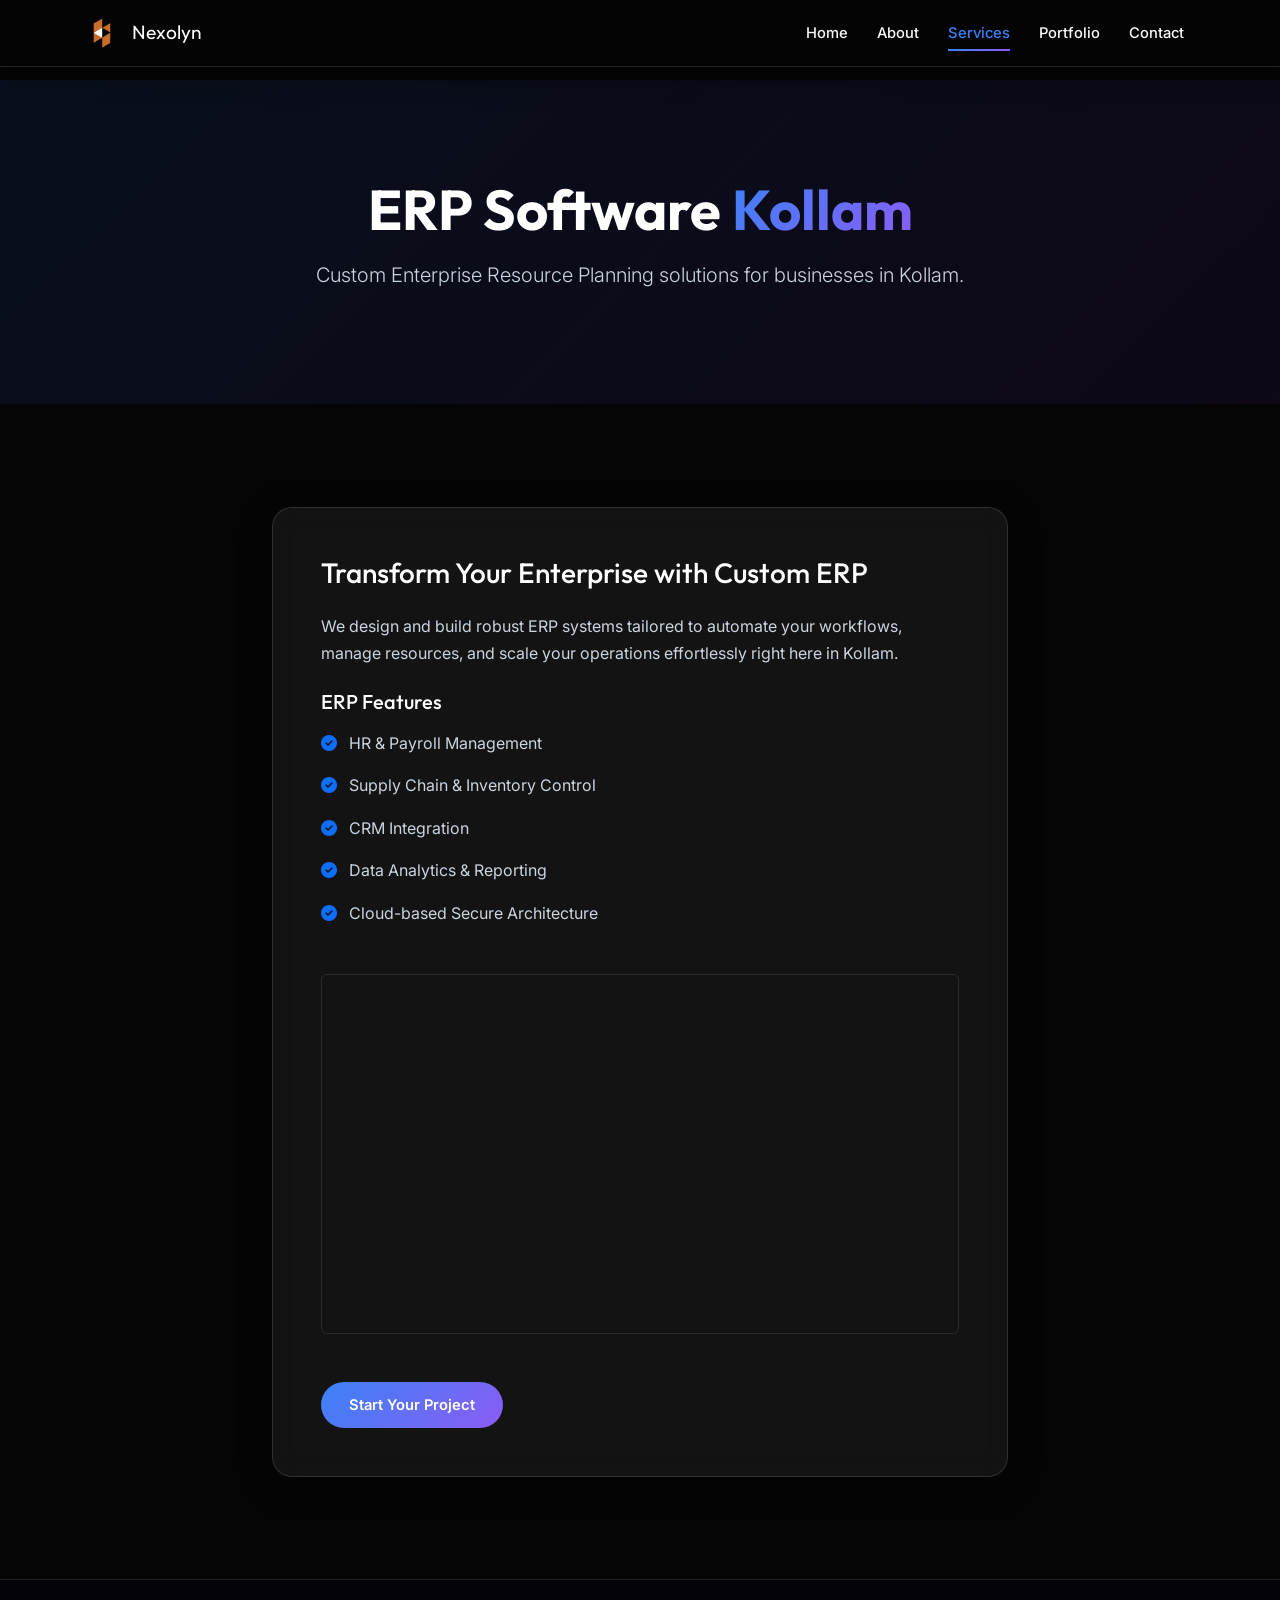
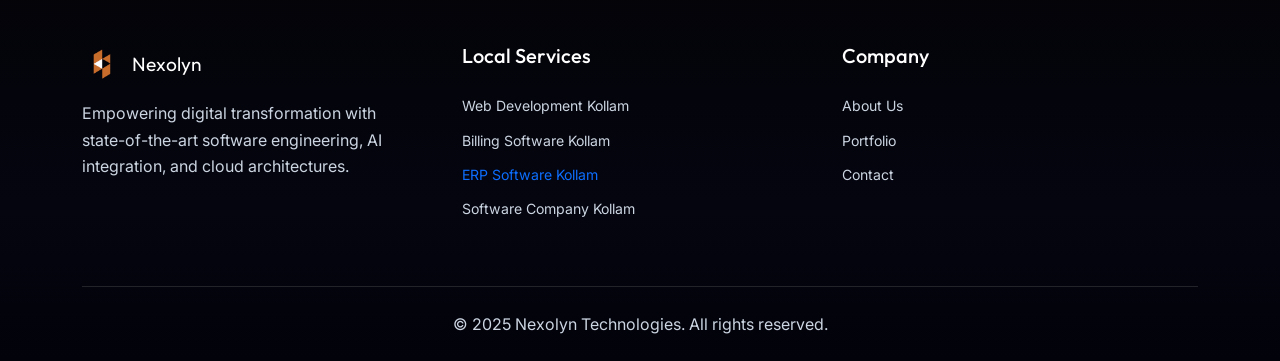
<file: erp-software-kollam.html>
<!DOCTYPE html>
<html lang="en">
<head>
    <meta charset="UTF-8">
    <meta name="viewport" content="width=device-width, initial-scale=1.0">
    <title>ERP Software Kollam | Custom Enterprise Solutions - Nexolyn</title>
    <meta name="description" content="Nexolyn Technologies builds custom ERP Software in Kollam. Streamline your enterprise operations with our scalable and secure ERP development services.">
    <meta property="og:title" content="ERP Software Kollam | Nexolyn">
    <meta property="og:description" content="Custom Enterprise Resource Planning (ERP) software tailored for businesses in Kollam, Kerala.">
    <meta property="og:url" content="https://www.nexolyn.work/erp-software-kollam.html">
    <meta property="og:type" content="website">
    
    <link rel="icon" type="image/png" href="favicon.png" />
    <link href="https://cdn.jsdelivr.net/npm/bootstrap@5.3.0/dist/css/bootstrap.min.css" rel="stylesheet">
    <link href="https://unpkg.com/aos@2.3.1/dist/aos.css" rel="stylesheet">
    <link rel="stylesheet" href="https://cdnjs.cloudflare.com/ajax/libs/font-awesome/6.4.0/css/all.min.css">
    <link rel="stylesheet" href="style.css">

    <script type="application/ld+json">
    {
      "@context": "https://schema.org",
      "@type": "LocalBusiness",
      "name": "Nexolyn Technologies",
      "image": "https://www.nexolyn.work/logo.png",
      "url": "https://www.nexolyn.work",
      "email": "nexolyntechnologies@gmail.com",
      "address": {
        "@type": "PostalAddress",
        "addressLocality": "Kollam",
        "addressRegion": "Kerala",
        "addressCountry": "IN"
      },
      "description": "Leading ERP Software development company in Kollam offering custom enterprise solutions.",
      "areaServed": "Kollam, Kerala, India",
      "priceRange": "$$$"
    }
    </script>
</head>
<body>
    <!-- Navbar -->
    <nav class="navbar navbar-expand-lg fixed-top scrolled" id="mainNav">
        <div class="container">
            <a class="navbar-brand d-flex align-items-center" href="index.html">
                <img src="logo.png" alt="Nexolyn Logo" style="height: 40px; margin-right: 10px;">
                <span class="brand-name text-white fs-4">Nexolyn</span>
            </a>
            <button class="navbar-toggler text-white" type="button" data-bs-toggle="collapse" data-bs-target="#navbarResponsive">
                <i class="fas fa-bars"></i>
            </button>
            <div class="collapse navbar-collapse" id="navbarResponsive">
                <ul class="navbar-nav ms-auto text-center">
                    <li class="nav-item"><a class="nav-link" href="index.html">Home</a></li>
                    <li class="nav-item"><a class="nav-link" href="about.html">About</a></li>
                    <li class="nav-item"><a class="nav-link active" href="services.html">Services</a></li>
                    <li class="nav-item"><a class="nav-link" href="index.html#portfolio">Portfolio</a></li>
                    <li class="nav-item"><a class="nav-link" href="contact.html">Contact</a></li>
                </ul>
            </div>
        </div>
    </nav>

    <!-- Page Header -->
    <div class="container-fluid pt-5 pb-5" style="background: linear-gradient(135deg, rgba(37, 99, 235, 0.1), rgba(91, 33, 182, 0.1)); margin-top: 80px;">
        <div class="container text-center py-5">
            <h1 class="display-4 fw-bold text-white mb-3" data-aos="fade-up">ERP Software <span class="text-gradient">Kollam</span></h1>
            <p class="lead text-muted" data-aos="fade-up" data-aos-delay="100">Custom Enterprise Resource Planning solutions for businesses in Kollam.</p>
        </div>
    </div>

    <!-- Content Section -->
    <section class="section-padding">
        <div class="container">
            <div class="row justify-content-center">
                <div class="col-lg-8" data-aos="fade-up">
                    <div class="glass-panel p-5">
                        <h2 class="mb-4 text-white h3">Transform Your Enterprise with Custom ERP</h2>
                        <p class="text-muted mb-4">We design and build robust ERP systems tailored to automate your workflows, manage resources, and scale your operations effortlessly right here in Kollam.</p>
                        
                        <h3 class="h5 text-white mb-3 mt-4">ERP Features</h3>
                        <ul class="list-unstyled text-muted fs-6 mb-5">
                            <li class="mb-3"><i class="fas fa-check-circle text-primary me-2"></i> HR & Payroll Management</li>
                            <li class="mb-3"><i class="fas fa-check-circle text-primary me-2"></i> Supply Chain & Inventory Control</li>
                            <li class="mb-3"><i class="fas fa-check-circle text-primary me-2"></i> CRM Integration</li>
                            <li class="mb-3"><i class="fas fa-check-circle text-primary me-2"></i> Data Analytics & Reporting</li>
                            <li class="mb-3"><i class="fas fa-check-circle text-primary me-2"></i> Cloud-based Secure Architecture</li>
                        </ul>

                        <div class="ratio ratio-16x9 rounded overflow-hidden mt-4 mb-5 border border-secondary border-opacity-25">
                            <iframe src="https://www.google.com/maps/embed?pb=!1m18!1m12!1m3!1d126252.17935741042!2d76.51860824050212!3d8.88795071167156!2m3!1f0!2f0!3f0!3m2!1i1024!2i768!4f13.1!3m3!1m2!1s0x3b05fc5cf327c19d%3A0x6b77c688bd8ee055!2sKollam%2C%20Kerala!5e0!3m2!1sen!2sin!4v1700000000000!5m2!1sen!2sin" allowfullscreen="" loading="lazy"></iframe>
                        </div>

                        <div class="mt-4">
                            <a href="contact.html" class="btn btn-primary">Start Your Project</a>
                        </div>
                    </div>
                </div>
            </div>
        </div>
    </section>

    <!-- Footer -->
    <footer class="footer mt-0">
        <div class="container">
            <div class="row g-4 mb-5">
                <div class="col-lg-4 col-md-6">
                    <a class="navbar-brand d-flex align-items-center mb-3" href="index.html">
                        <img src="logo.png" alt="Nexolyn Logo" style="height: 40px; margin-right: 10px;">
                        <span class="brand-name text-white fs-4">Nexolyn</span>
                    </a>
                    <p class="text-muted pe-4">Empowering digital transformation with state-of-the-art software engineering, AI integration, and cloud architectures.</p>
                </div>
                <div class="col-lg-4 col-md-6">
                    <h5 class="text-white mb-4">Local Services</h5>
                    <ul class="list-unstyled">
                        <li class="mb-2"><a href="web-development-kollam.html" class="footer-link">Web Development Kollam</a></li>
                        <li class="mb-2"><a href="billing-software-kollam.html" class="footer-link">Billing Software Kollam</a></li>
                        <li class="mb-2"><a href="erp-software-kollam.html" class="footer-link text-primary">ERP Software Kollam</a></li>
                        <li class="mb-2"><a href="software-company-kollam.html" class="footer-link">Software Company Kollam</a></li>
                    </ul>
                </div>
                <div class="col-lg-4 col-md-6">
                    <h5 class="text-white mb-4">Company</h5>
                    <ul class="list-unstyled">
                        <li class="mb-2"><a href="about.html" class="footer-link">About Us</a></li>
                        <li class="mb-2"><a href="index.html#portfolio" class="footer-link">Portfolio</a></li>
                        <li class="mb-2"><a href="contact.html" class="footer-link">Contact</a></li>
                    </ul>
                </div>
            </div>
            <div class="text-center py-4 border-top" style="border-color: var(--glass-border) !important;">
                <p class="text-muted mb-0">&copy; 2025 Nexolyn Technologies. All rights reserved.</p>
            </div>
        </div>
    </footer>

    <script src="https://cdn.jsdelivr.net/npm/bootstrap@5.3.0/dist/js/bootstrap.bundle.min.js"></script>
    <script src="https://unpkg.com/aos@2.3.1/dist/aos.js"></script>
    <script>AOS.init({ once: true, offset: 100, duration: 800 });</script>
</body>
</html>
</file>
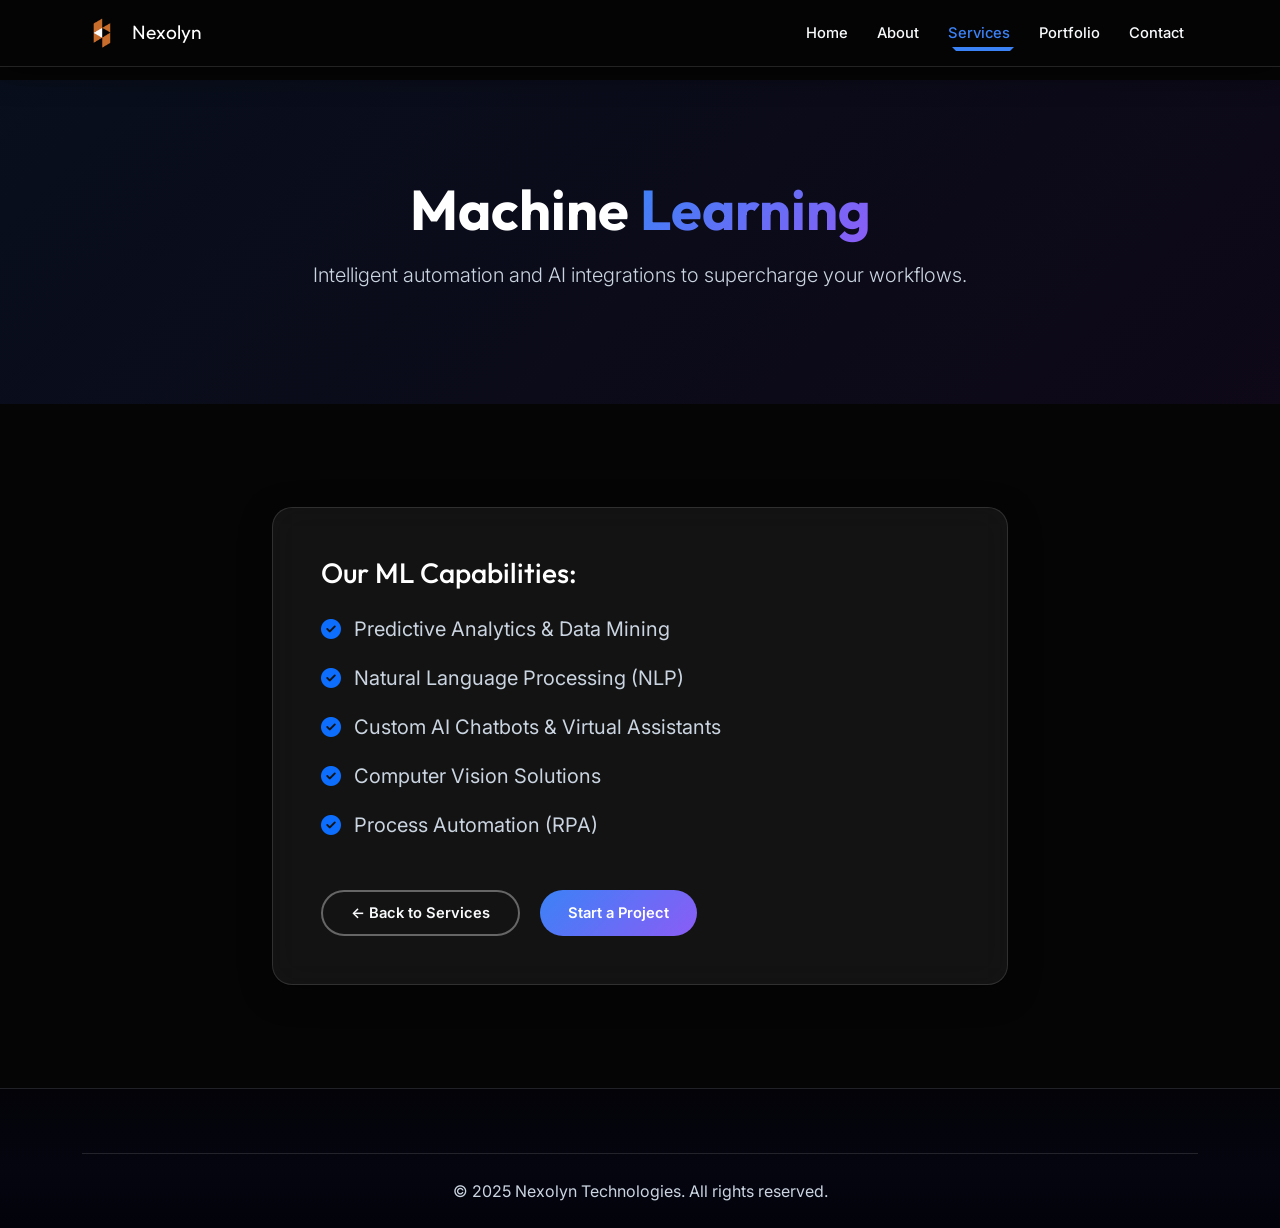
<file: machine-learning.html>
<!DOCTYPE html>
<html lang="en">
<head>
    <meta charset="UTF-8">
    <meta name="viewport" content="width=device-width, initial-scale=1.0">
    <title>AI & Machine Learning | Nexolyn Technologies</title>
    <meta name="description" content="Nexolyn Technologies provides AI & Machine Learning in Kollam, Kerala. Contact us for custom software and web development.">
    <meta property="og:title" content="AI & Machine Learning | Nexolyn Technologies">
    <meta property="og:description" content="Nexolyn Technologies provides AI & Machine Learning in Kollam, Kerala.">
    <meta property="og:url" content="https://www.nexolyn.work/machine-learning.html">
    <meta property="og:type" content="website">
    
    <link rel="icon" type="image/png" href="favicon.png" />
    
    <!-- Bootstrap 5 CSS -->
    <link href="https://cdn.jsdelivr.net/npm/bootstrap@5.3.0/dist/css/bootstrap.min.css" rel="stylesheet">
    <!-- AOS Animation CSS -->
    <link href="https://unpkg.com/aos@2.3.1/dist/aos.css" rel="stylesheet">
    <!-- FontAwesome -->
    <link rel="stylesheet" href="https://cdnjs.cloudflare.com/ajax/libs/font-awesome/6.4.0/css/all.min.css">
    <!-- Custom CSS -->
    <link rel="stylesheet" href="style.css">
</head>
<body>

    <!-- Navbar -->
    <nav class="navbar navbar-expand-lg fixed-top scrolled" id="mainNav">
        <div class="container">
            <a class="navbar-brand d-flex align-items-center" href="index.html">
                <img src="logo.png" alt="Nexolyn Logo" style="height: 40px; margin-right: 10px;">
                <span class="brand-name text-white fs-4">Nexolyn</span>
            </a>
            <button class="navbar-toggler text-white" type="button" data-bs-toggle="collapse" data-bs-target="#navbarResponsive">
                <i class="fas fa-bars"></i>
            </button>
            <div class="collapse navbar-collapse" id="navbarResponsive">
                <ul class="navbar-nav ms-auto text-center">
                    <li class="nav-item"><a class="nav-link" href="index.html">Home</a></li>
                    <li class="nav-item"><a class="nav-link" href="about.html">About</a></li>
                    <li class="nav-item dropdown">
                        <a class="nav-link dropdown-toggle active" href="#" id="servicesDropdown" role="button" data-bs-toggle="dropdown" aria-expanded="false">
                            Services
                        </a>
                        <ul class="dropdown-menu dropdown-menu-end" aria-labelledby="servicesDropdown">
                            <li><a class="dropdown-item" href="web-development.html">Web Development</a></li>
                            <li><a class="dropdown-item" href="billing-software.html">Billing Software</a></li>
                            <li><hr class="dropdown-divider bg-secondary"></li>
                            <li><a class="dropdown-item active" href="machine-learning.html">Machine Learning</a></li>
                            <li><a class="dropdown-item" href="services.html">All Services</a></li>
                        </ul>
                    </li>
                    <li class="nav-item"><a class="nav-link" href="index.html#portfolio">Portfolio</a></li>
                    <li class="nav-item"><a class="nav-link" href="contact.html">Contact</a></li>
                </ul>
            </div>
        </div>
    </nav>

    <!-- Page Header -->
    <div class="container-fluid pt-5 pb-5" style="background: linear-gradient(135deg, rgba(37, 99, 235, 0.1), rgba(91, 33, 182, 0.1)); margin-top: 80px;">
        <div class="container text-center py-5">
            <h1 class="display-4 fw-bold text-white mb-3" data-aos="fade-up">Machine <span class="text-gradient">Learning</span></h1>
            <p class="lead text-muted" data-aos="fade-up" data-aos-delay="100">Intelligent automation and AI integrations to supercharge your workflows.</p>
        </div>
    </div>

    <!-- Content Section -->
    <section class="section-padding">
        <div class="container">
            <div class="row justify-content-center">
                <div class="col-lg-8" data-aos="fade-up">
                    <div class="glass-panel p-5">
                        <h3 class="mb-4 text-white">Our ML Capabilities:</h3>
                        <ul class="list-unstyled text-muted fs-5">
                            <li class="mb-3"><i class="fas fa-check-circle text-primary me-2"></i> Predictive Analytics & Data Mining</li>
                            <li class="mb-3"><i class="fas fa-check-circle text-primary me-2"></i> Natural Language Processing (NLP)</li>
                            <li class="mb-3"><i class="fas fa-check-circle text-primary me-2"></i> Custom AI Chatbots & Virtual Assistants</li>
                            <li class="mb-3"><i class="fas fa-check-circle text-primary me-2"></i> Computer Vision Solutions</li>
                            <li class="mb-3"><i class="fas fa-check-circle text-primary me-2"></i> Process Automation (RPA)</li>
                        </ul>
                        
                        <div class="mt-5">
                            <a href="services.html" class="btn btn-outline me-3">&larr; Back to Services</a>
                            <a href="contact.html" class="btn btn-primary">Start a Project</a>
                        </div>
                    </div>
                </div>
            </div>
        </div>
    </section>

    <!-- Footer -->
    <footer class="footer mt-0">
        <div class="container">
            <div class="text-center py-4 border-top" style="border-color: var(--glass-border) !important;">
                <p class="text-muted mb-0">&copy; 2025 Nexolyn Technologies. All rights reserved.</p>
            </div>
        </div>
    </footer>

    <!-- Scripts -->
    <script src="https://cdn.jsdelivr.net/npm/bootstrap@5.3.0/dist/js/bootstrap.bundle.min.js"></script>
    <script src="https://unpkg.com/aos@2.3.1/dist/aos.js"></script>
    <script>
        AOS.init({ once: true, offset: 100, duration: 800 });
    </script>
</body>
</html>
</file>
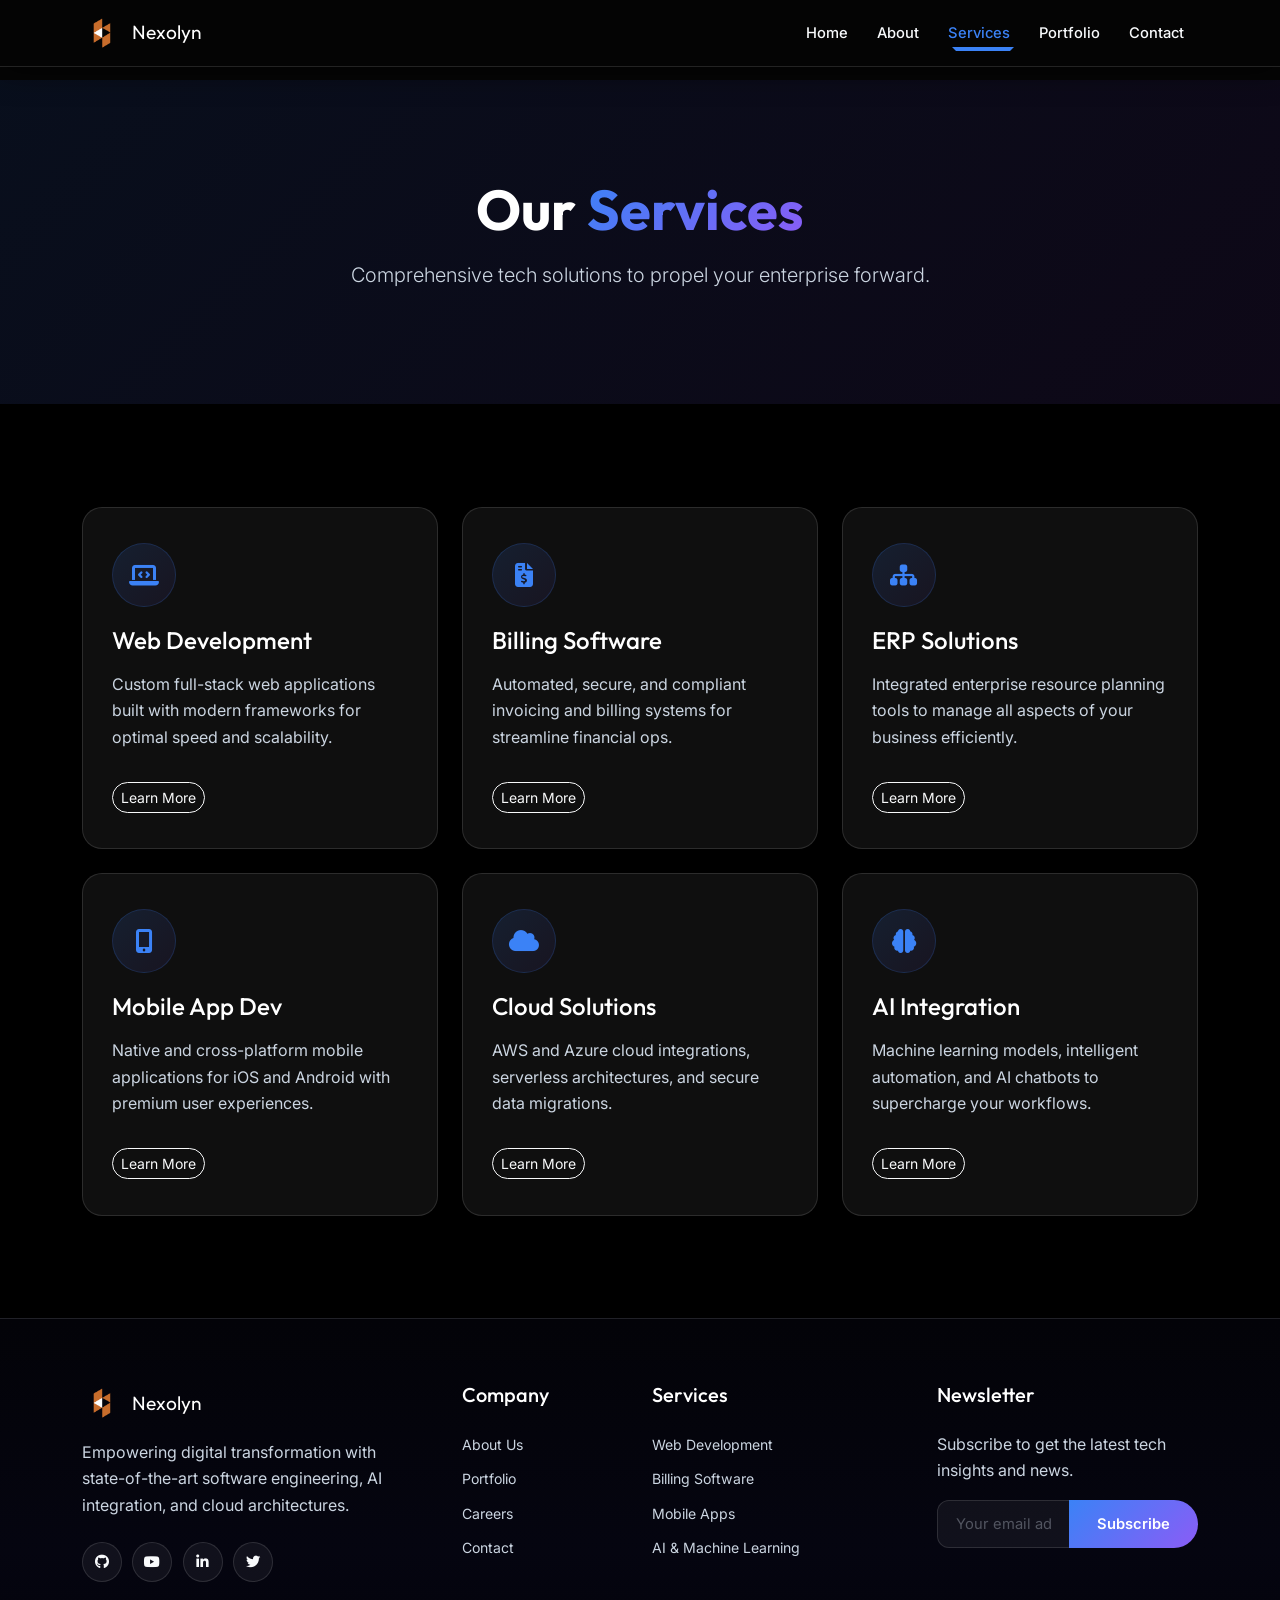
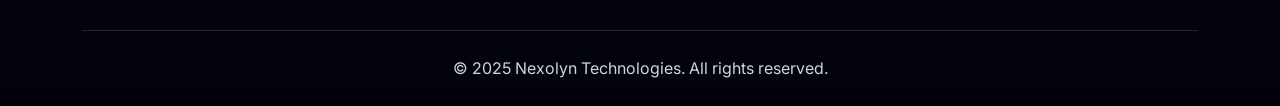
<file: services.html>
<!DOCTYPE html>
<html lang="en">
<head>
    <meta charset="UTF-8">
    <meta name="viewport" content="width=device-width, initial-scale=1.0">
    <title>Services | Nexolyn Technologies</title>
    <meta name="description" content="Nexolyn Technologies provides Services in Kollam, Kerala. Contact us for custom software and web development.">
    <meta property="og:title" content="Services | Nexolyn Technologies">
    <meta property="og:description" content="Nexolyn Technologies provides Services in Kollam, Kerala.">
    <meta property="og:url" content="https://www.nexolyn.work/services.html">
    <meta property="og:type" content="website">
    
    
    <link rel="icon" type="image/png" href="favicon.png" />
    
    <!-- Bootstrap 5 CSS -->
    <link href="https://cdn.jsdelivr.net/npm/bootstrap@5.3.0/dist/css/bootstrap.min.css" rel="stylesheet">
    <!-- AOS Animation CSS -->
    <link href="https://unpkg.com/aos@2.3.1/dist/aos.css" rel="stylesheet">
    <!-- FontAwesome -->
    <link rel="stylesheet" href="https://cdnjs.cloudflare.com/ajax/libs/font-awesome/6.4.0/css/all.min.css">
    <!-- Custom CSS -->
    <link rel="stylesheet" href="style.css">
</head>
<body>

    <!-- Navbar -->
    <nav class="navbar navbar-expand-lg fixed-top scrolled" id="mainNav">
        <div class="container">
            <a class="navbar-brand d-flex align-items-center" href="index.html">
                <img src="logo.png" alt="Nexolyn Logo" style="height: 40px; margin-right: 10px;">
                <span class="brand-name text-white fs-4">Nexolyn</span>
            </a>
            <button class="navbar-toggler text-white" type="button" data-bs-toggle="collapse" data-bs-target="#navbarResponsive">
                <i class="fas fa-bars"></i>
            </button>
            <div class="collapse navbar-collapse" id="navbarResponsive">
                <ul class="navbar-nav ms-auto text-center">
                    <li class="nav-item"><a class="nav-link" href="index.html">Home</a></li>
                    <li class="nav-item"><a class="nav-link" href="about.html">About</a></li>
                    <li class="nav-item dropdown">
                        <a class="nav-link dropdown-toggle active" href="#" id="servicesDropdown" role="button" data-bs-toggle="dropdown" aria-expanded="false">
                            Services
                        </a>
                        <ul class="dropdown-menu dropdown-menu-end" aria-labelledby="servicesDropdown">
                            <li><a class="dropdown-item" href="web-development.html">Web Development</a></li>
                            <li><a class="dropdown-item" href="billing-software.html">Billing Software</a></li>
                            <li><hr class="dropdown-divider bg-secondary"></li>
                            <li><a class="dropdown-item" href="machine-learning.html">Machine Learning</a></li>
                            <li><a class="dropdown-item" href="services.html">All Services</a></li>
                        </ul>
                    </li>
                    <li class="nav-item"><a class="nav-link" href="index.html#portfolio">Portfolio</a></li>
                    <li class="nav-item"><a class="nav-link" href="contact.html">Contact</a></li>
                </ul>
            </div>
        </div>
    </nav>

    <!-- Page Header -->
    <div class="container-fluid pt-5 pb-5" style="background: linear-gradient(135deg, rgba(37, 99, 235, 0.1), rgba(91, 33, 182, 0.1)); margin-top: 80px;">
        <div class="container text-center py-5">
            <h1 class="display-4 fw-bold text-white mb-3" data-aos="fade-up">Our <span class="text-gradient">Services</span></h1>
            <p class="lead text-muted" data-aos="fade-up" data-aos-delay="100">Comprehensive tech solutions to propel your enterprise forward.</p>
        </div>
    </div>

    <!-- Services Section -->
    <section class="section-padding bg-black" id="services">
        <div class="container">
            <div class="row g-4">
                <div class="col-md-4" data-aos="zoom-in" data-aos-delay="100">
                    <div class="feature-card">
                        <div class="feature-icon"><i class="fas fa-laptop-code"></i></div>
                        <h4 class="text-white mb-3">Web Development</h4>
                        <p class="text-muted">Custom full-stack web applications built with modern frameworks for optimal speed and scalability.</p>
                        <a href="web-development.html" class="btn btn-outline-light btn-sm mt-3 rounded-pill">Learn More</a>
                    </div>
                </div>
                <div class="col-md-4" data-aos="zoom-in" data-aos-delay="200">
                    <div class="feature-card">
                        <div class="feature-icon"><i class="fas fa-file-invoice-dollar"></i></div>
                        <h4 class="text-white mb-3">Billing Software</h4>
                        <p class="text-muted">Automated, secure, and compliant invoicing and billing systems for streamline financial ops.</p>
                        <a href="billing-software.html" class="btn btn-outline-light btn-sm mt-3 rounded-pill">Learn More</a>
                    </div>
                </div>
                <div class="col-md-4" data-aos="zoom-in" data-aos-delay="300">
                    <div class="feature-card">
                        <div class="feature-icon"><i class="fas fa-sitemap"></i></div>
                        <h4 class="text-white mb-3">ERP Solutions</h4>
                        <p class="text-muted">Integrated enterprise resource planning tools to manage all aspects of your business efficiently.</p>
                        <a href="#" class="btn btn-outline-light btn-sm mt-3 rounded-pill">Learn More</a>
                    </div>
                </div>
                <div class="col-md-4" data-aos="zoom-in" data-aos-delay="100">
                    <div class="feature-card">
                        <div class="feature-icon"><i class="fas fa-mobile-alt"></i></div>
                        <h4 class="text-white mb-3">Mobile App Dev</h4>
                        <p class="text-muted">Native and cross-platform mobile applications for iOS and Android with premium user experiences.</p>
                        <a href="#" class="btn btn-outline-light btn-sm mt-3 rounded-pill">Learn More</a>
                    </div>
                </div>
                <div class="col-md-4" data-aos="zoom-in" data-aos-delay="200">
                    <div class="feature-card">
                        <div class="feature-icon"><i class="fas fa-cloud"></i></div>
                        <h4 class="text-white mb-3">Cloud Solutions</h4>
                        <p class="text-muted">AWS and Azure cloud integrations, serverless architectures, and secure data migrations.</p>
                        <a href="#" class="btn btn-outline-light btn-sm mt-3 rounded-pill">Learn More</a>
                    </div>
                </div>
                <div class="col-md-4" data-aos="zoom-in" data-aos-delay="300">
                    <div class="feature-card">
                        <div class="feature-icon"><i class="fas fa-brain"></i></div>
                        <h4 class="text-white mb-3">AI Integration</h4>
                        <p class="text-muted">Machine learning models, intelligent automation, and AI chatbots to supercharge your workflows.</p>
                        <a href="machine-learning.html" class="btn btn-outline-light btn-sm mt-3 rounded-pill">Learn More</a>
                    </div>
                </div>
            </div>
        </div>
    </section>

    <!-- Footer -->
    <footer class="footer mt-0">
        <div class="container">
            <div class="row g-4 mb-5">
                <div class="col-lg-4 col-md-6">
                    <a class="navbar-brand d-flex align-items-center mb-3" href="index.html">
                        <img src="logo.png" alt="Nexolyn Logo" style="height: 40px; margin-right: 10px;">
                        <span class="brand-name text-white fs-4">Nexolyn</span>
                    </a>
                    <p class="text-muted pe-4">Empowering digital transformation with state-of-the-art software engineering, AI integration, and cloud architectures.</p>
                    <div class="mt-4">
                        <a href="https://github.com/nexolyntechnologies" target="_blank" class="social-icon"><i class="fab fa-github"></i></a>
                        <a href="https://www.youtube.com/@NexolynTechnologies" target="_blank" class="social-icon"><i class="fab fa-youtube"></i></a>
                        <a href="#" class="social-icon"><i class="fab fa-linkedin-in"></i></a>
                        <a href="#" class="social-icon"><i class="fab fa-twitter"></i></a>
                    </div>
                </div>
                <div class="col-lg-2 col-md-6">
                    <h5 class="text-white mb-4">Company</h5>
                    <ul class="list-unstyled">
                        <li class="mb-2"><a href="about.html" class="footer-link">About Us</a></li>
                        <li class="mb-2"><a href="index.html#portfolio" class="footer-link">Portfolio</a></li>
                        <li class="mb-2"><a href="#" class="footer-link">Careers</a></li>
                        <li class="mb-2"><a href="contact.html" class="footer-link">Contact</a></li>
                    </ul>
                </div>
                <div class="col-lg-3 col-md-6">
                    <h5 class="text-white mb-4">Services</h5>
                    <ul class="list-unstyled">
                        <li class="mb-2"><a href="web-development.html" class="footer-link">Web Development</a></li>
                        <li class="mb-2"><a href="billing-software.html" class="footer-link">Billing Software</a></li>
                        <li class="mb-2"><a href="#" class="footer-link">Mobile Apps</a></li>
                        <li class="mb-2"><a href="machine-learning.html" class="footer-link">AI & Machine Learning</a></li>
                    </ul>
                </div>
                <div class="col-lg-3 col-md-6">
                    <h5 class="text-white mb-4">Newsletter</h5>
                    <p class="text-muted">Subscribe to get the latest tech insights and news.</p>
                    <div class="input-group mt-3">
                        <input type="email" class="form-control" placeholder="Your email address" aria-label="Email">
                        <button class="btn btn-primary" type="button">Subscribe</button>
                    </div>
                </div>
            </div>
            <div class="text-center py-4 border-top" style="border-color: var(--glass-border) !important;">
                <p class="text-muted mb-0">&copy; 2025 Nexolyn Technologies. All rights reserved.</p>
            </div>
        </div>
    </footer>



    <!-- Scripts -->
    <script src="https://cdn.jsdelivr.net/npm/bootstrap@5.3.0/dist/js/bootstrap.bundle.min.js"></script>
    <script src="https://unpkg.com/aos@2.3.1/dist/aos.js"></script>
    <script>
        // Initialize AOS animations
        AOS.init({
            once: true,
            offset: 100,
            duration: 800,
            easing: 'ease-in-out-cubic',
        });
    </script>
</body>
</html>
</file>
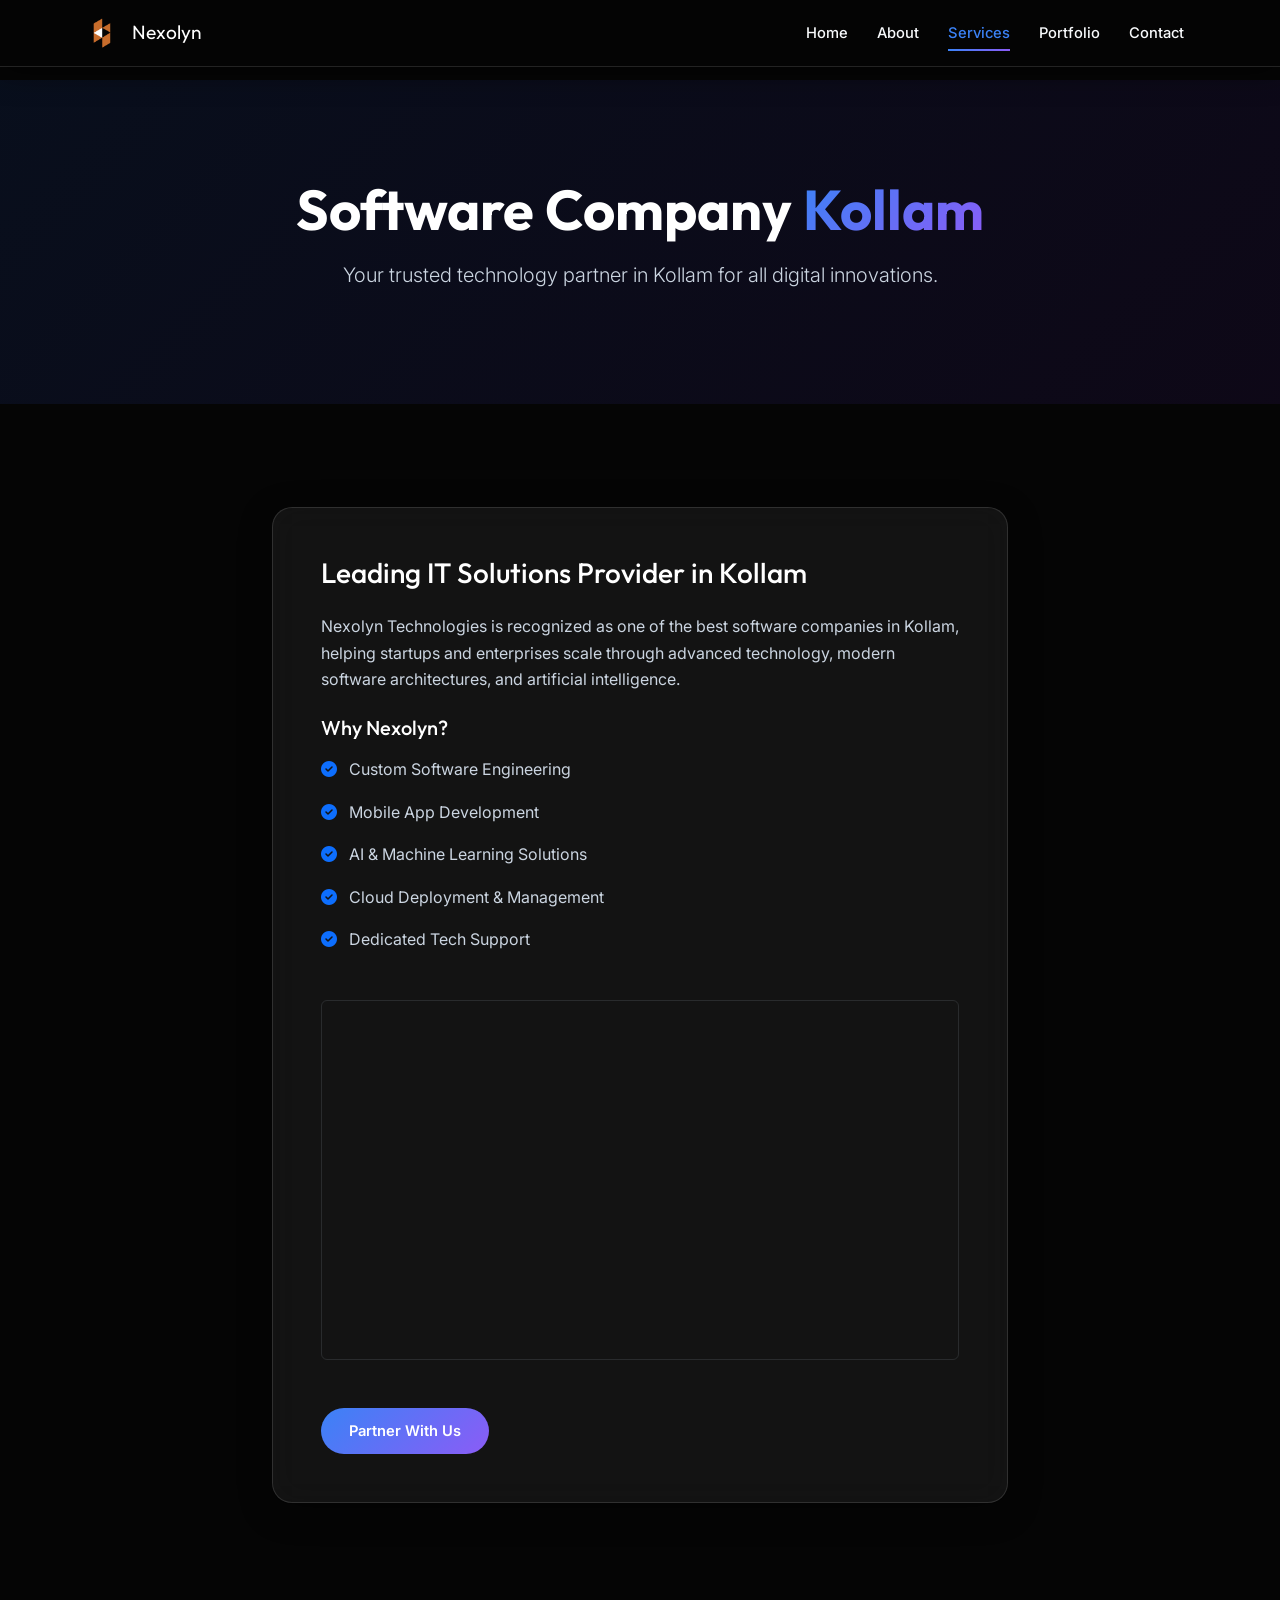
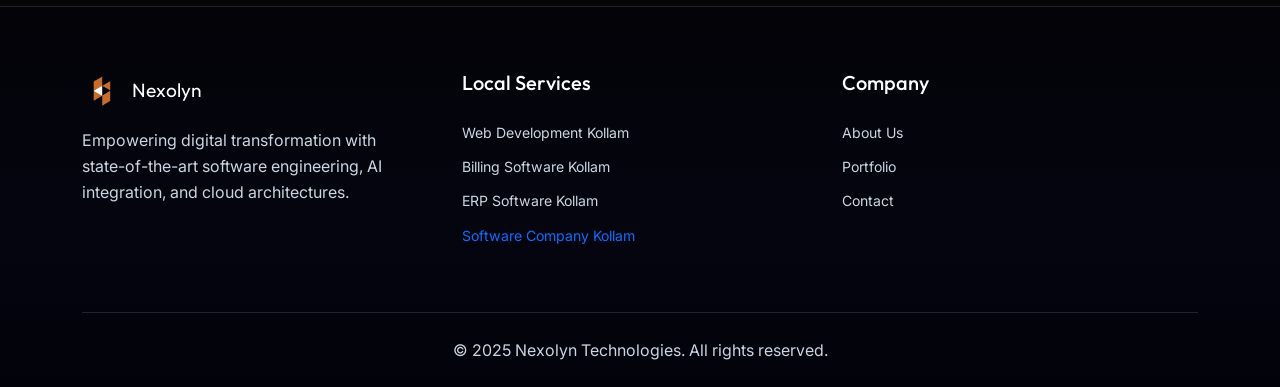
<file: software-company-kollam.html>
<!DOCTYPE html>
<html lang="en">
<head>
    <meta charset="UTF-8">
    <meta name="viewport" content="width=device-width, initial-scale=1.0">
    <title>Software Company Kollam | IT & App Development - Nexolyn</title>
    <meta name="description" content="Nexolyn Technologies is a premier software company in Kollam, Kerala offering custom software development, mobile apps, AI integrations, and cloud solutions.">
    <meta property="og:title" content="Software Company Kollam | Nexolyn">
    <meta property="og:description" content="Top Software Company in Kollam delivering cutting-edge IT solutions, mobile apps, and custom software.">
    <meta property="og:url" content="https://www.nexolyn.work/software-company-kollam.html">
    <meta property="og:type" content="website">
    
    <link rel="icon" type="image/png" href="favicon.png" />
    <link href="https://cdn.jsdelivr.net/npm/bootstrap@5.3.0/dist/css/bootstrap.min.css" rel="stylesheet">
    <link href="https://unpkg.com/aos@2.3.1/dist/aos.css" rel="stylesheet">
    <link rel="stylesheet" href="https://cdnjs.cloudflare.com/ajax/libs/font-awesome/6.4.0/css/all.min.css">
    <link rel="stylesheet" href="style.css">

    <script type="application/ld+json">
    {
      "@context": "https://schema.org",
      "@type": "LocalBusiness",
      "name": "Nexolyn Technologies",
      "image": "https://www.nexolyn.work/logo.png",
      "url": "https://www.nexolyn.work",
      "email": "nexolyntechnologies@gmail.com",
      "address": {
        "@type": "PostalAddress",
        "addressLocality": "Kollam",
        "addressRegion": "Kerala",
        "addressCountry": "IN"
      },
      "description": "Leading Software Company in Kollam providing robust IT and software development services.",
      "areaServed": "Kollam, Kerala, India",
      "priceRange": "$$"
    }
    </script>
</head>
<body>
    <!-- Navbar -->
    <nav class="navbar navbar-expand-lg fixed-top scrolled" id="mainNav">
        <div class="container">
            <a class="navbar-brand d-flex align-items-center" href="index.html">
                <img src="logo.png" alt="Nexolyn Logo" style="height: 40px; margin-right: 10px;">
                <span class="brand-name text-white fs-4">Nexolyn</span>
            </a>
            <button class="navbar-toggler text-white" type="button" data-bs-toggle="collapse" data-bs-target="#navbarResponsive">
                <i class="fas fa-bars"></i>
            </button>
            <div class="collapse navbar-collapse" id="navbarResponsive">
                <ul class="navbar-nav ms-auto text-center">
                    <li class="nav-item"><a class="nav-link" href="index.html">Home</a></li>
                    <li class="nav-item"><a class="nav-link" href="about.html">About</a></li>
                    <li class="nav-item"><a class="nav-link active" href="services.html">Services</a></li>
                    <li class="nav-item"><a class="nav-link" href="index.html#portfolio">Portfolio</a></li>
                    <li class="nav-item"><a class="nav-link" href="contact.html">Contact</a></li>
                </ul>
            </div>
        </div>
    </nav>

    <!-- Page Header -->
    <div class="container-fluid pt-5 pb-5" style="background: linear-gradient(135deg, rgba(37, 99, 235, 0.1), rgba(91, 33, 182, 0.1)); margin-top: 80px;">
        <div class="container text-center py-5">
            <h1 class="display-4 fw-bold text-white mb-3" data-aos="fade-up">Software Company <span class="text-gradient">Kollam</span></h1>
            <p class="lead text-muted" data-aos="fade-up" data-aos-delay="100">Your trusted technology partner in Kollam for all digital innovations.</p>
        </div>
    </div>

    <!-- Content Section -->
    <section class="section-padding">
        <div class="container">
            <div class="row justify-content-center">
                <div class="col-lg-8" data-aos="fade-up">
                    <div class="glass-panel p-5">
                        <h2 class="mb-4 text-white h3">Leading IT Solutions Provider in Kollam</h2>
                        <p class="text-muted mb-4">Nexolyn Technologies is recognized as one of the best software companies in Kollam, helping startups and enterprises scale through advanced technology, modern software architectures, and artificial intelligence.</p>
                        
                        <h3 class="h5 text-white mb-3 mt-4">Why Nexolyn?</h3>
                        <ul class="list-unstyled text-muted fs-6 mb-5">
                            <li class="mb-3"><i class="fas fa-check-circle text-primary me-2"></i> Custom Software Engineering</li>
                            <li class="mb-3"><i class="fas fa-check-circle text-primary me-2"></i> Mobile App Development</li>
                            <li class="mb-3"><i class="fas fa-check-circle text-primary me-2"></i> AI & Machine Learning Solutions</li>
                            <li class="mb-3"><i class="fas fa-check-circle text-primary me-2"></i> Cloud Deployment & Management</li>
                            <li class="mb-3"><i class="fas fa-check-circle text-primary me-2"></i> Dedicated Tech Support</li>
                        </ul>

                        <div class="ratio ratio-16x9 rounded overflow-hidden mt-4 mb-5 border border-secondary border-opacity-25">
                            <iframe src="https://www.google.com/maps/embed?pb=!1m18!1m12!1m3!1d126252.17935741042!2d76.51860824050212!3d8.88795071167156!2m3!1f0!2f0!3f0!3m2!1i1024!2i768!4f13.1!3m3!1m2!1s0x3b05fc5cf327c19d%3A0x6b77c688bd8ee055!2sKollam%2C%20Kerala!5e0!3m2!1sen!2sin!4v1700000000000!5m2!1sen!2sin" allowfullscreen="" loading="lazy"></iframe>
                        </div>

                        <div class="mt-4">
                            <a href="contact.html" class="btn btn-primary">Partner With Us</a>
                        </div>
                    </div>
                </div>
            </div>
        </div>
    </section>

    <!-- Footer -->
    <footer class="footer mt-0">
        <div class="container">
            <div class="row g-4 mb-5">
                <div class="col-lg-4 col-md-6">
                    <a class="navbar-brand d-flex align-items-center mb-3" href="index.html">
                        <img src="logo.png" alt="Nexolyn Logo" style="height: 40px; margin-right: 10px;">
                        <span class="brand-name text-white fs-4">Nexolyn</span>
                    </a>
                    <p class="text-muted pe-4">Empowering digital transformation with state-of-the-art software engineering, AI integration, and cloud architectures.</p>
                </div>
                <div class="col-lg-4 col-md-6">
                    <h5 class="text-white mb-4">Local Services</h5>
                    <ul class="list-unstyled">
                        <li class="mb-2"><a href="web-development-kollam.html" class="footer-link">Web Development Kollam</a></li>
                        <li class="mb-2"><a href="billing-software-kollam.html" class="footer-link">Billing Software Kollam</a></li>
                        <li class="mb-2"><a href="erp-software-kollam.html" class="footer-link">ERP Software Kollam</a></li>
                        <li class="mb-2"><a href="software-company-kollam.html" class="footer-link text-primary">Software Company Kollam</a></li>
                    </ul>
                </div>
                <div class="col-lg-4 col-md-6">
                    <h5 class="text-white mb-4">Company</h5>
                    <ul class="list-unstyled">
                        <li class="mb-2"><a href="about.html" class="footer-link">About Us</a></li>
                        <li class="mb-2"><a href="index.html#portfolio" class="footer-link">Portfolio</a></li>
                        <li class="mb-2"><a href="contact.html" class="footer-link">Contact</a></li>
                    </ul>
                </div>
            </div>
            <div class="text-center py-4 border-top" style="border-color: var(--glass-border) !important;">
                <p class="text-muted mb-0">&copy; 2025 Nexolyn Technologies. All rights reserved.</p>
            </div>
        </div>
    </footer>

    <script src="https://cdn.jsdelivr.net/npm/bootstrap@5.3.0/dist/js/bootstrap.bundle.min.js"></script>
    <script src="https://unpkg.com/aos@2.3.1/dist/aos.js"></script>
    <script>AOS.init({ once: true, offset: 100, duration: 800 });</script>
</body>
</html>
</file>
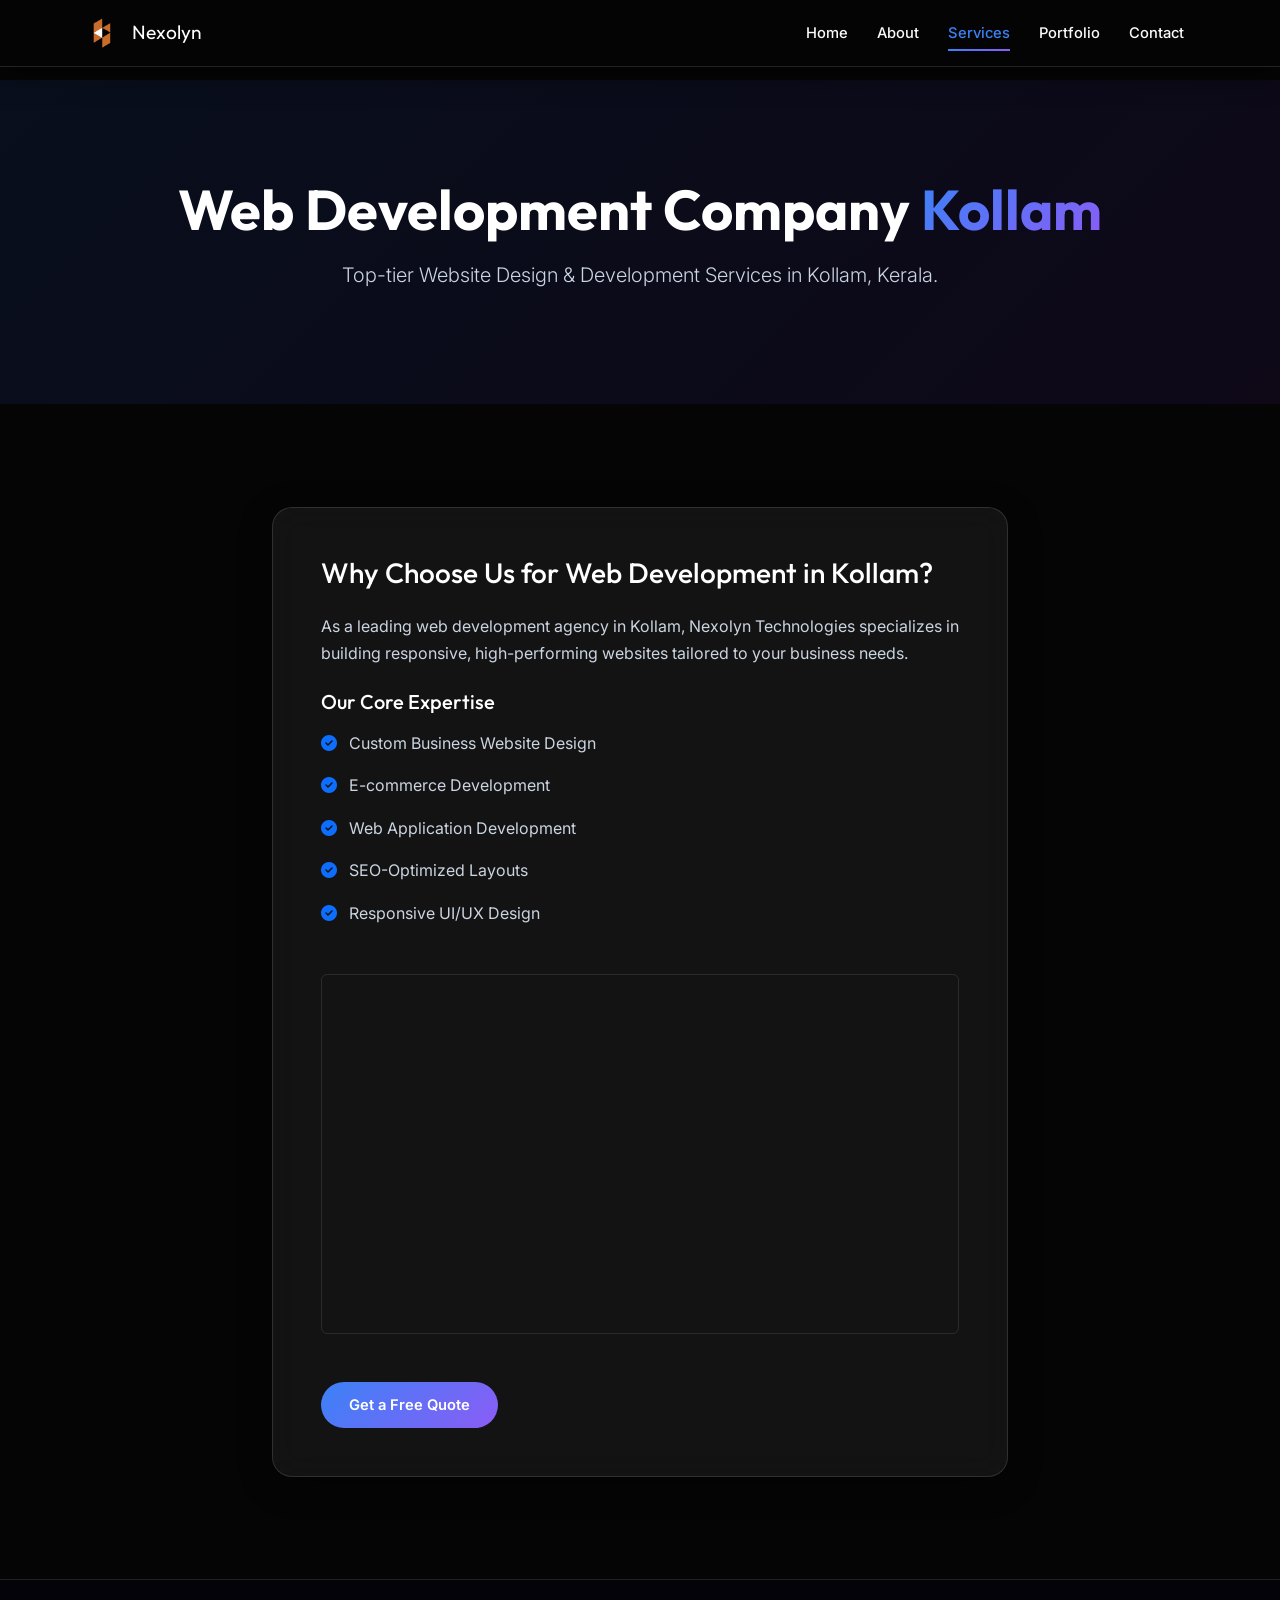
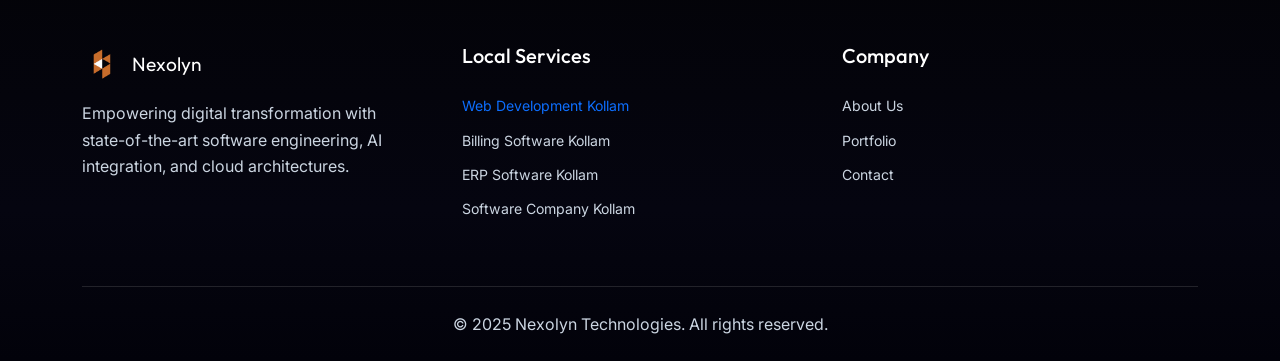
<file: web-development-kollam.html>
<!DOCTYPE html>
<html lang="en">
<head>
    <meta charset="UTF-8">
    <meta name="viewport" content="width=device-width, initial-scale=1.0">
    <title>Web Development Company Kollam | Custom Website Design - Nexolyn</title>
    <meta name="description" content="Looking for the best web development company in Kollam? Nexolyn Technologies offers custom website design, responsive web development, and digital solutions.">
    <meta property="og:title" content="Web Development Company Kollam | Nexolyn">
    <meta property="og:description" content="Top-rated web development company in Kollam, Kerala. We build custom, responsive, and SEO-friendly websites.">
    <meta property="og:url" content="https://www.nexolyn.work/web-development-kollam.html">
    <meta property="og:type" content="website">
    
    <link rel="icon" type="image/png" href="favicon.png" />
    <link href="https://cdn.jsdelivr.net/npm/bootstrap@5.3.0/dist/css/bootstrap.min.css" rel="stylesheet">
    <link href="https://unpkg.com/aos@2.3.1/dist/aos.css" rel="stylesheet">
    <link rel="stylesheet" href="https://cdnjs.cloudflare.com/ajax/libs/font-awesome/6.4.0/css/all.min.css">
    <link rel="stylesheet" href="style.css">

    <script type="application/ld+json">
    {
      "@context": "https://schema.org",
      "@type": "LocalBusiness",
      "name": "Nexolyn Technologies",
      "image": "https://www.nexolyn.work/logo.png",
      "url": "https://www.nexolyn.work",
      "email": "nexolyntechnologies@gmail.com",
      "address": {
        "@type": "PostalAddress",
        "addressLocality": "Kollam",
        "addressRegion": "Kerala",
        "addressCountry": "IN"
      },
      "description": "Premium Web Development Company in Kollam providing custom website design and software development.",
      "areaServed": "Kollam, Kerala, India",
      "priceRange": "$$"
    }
    </script>
</head>
<body>
    <!-- Navbar -->
    <nav class="navbar navbar-expand-lg fixed-top scrolled" id="mainNav">
        <div class="container">
            <a class="navbar-brand d-flex align-items-center" href="index.html">
                <img src="logo.png" alt="Nexolyn Logo" style="height: 40px; margin-right: 10px;">
                <span class="brand-name text-white fs-4">Nexolyn</span>
            </a>
            <button class="navbar-toggler text-white" type="button" data-bs-toggle="collapse" data-bs-target="#navbarResponsive">
                <i class="fas fa-bars"></i>
            </button>
            <div class="collapse navbar-collapse" id="navbarResponsive">
                <ul class="navbar-nav ms-auto text-center">
                    <li class="nav-item"><a class="nav-link" href="index.html">Home</a></li>
                    <li class="nav-item"><a class="nav-link" href="about.html">About</a></li>
                    <li class="nav-item"><a class="nav-link active" href="services.html">Services</a></li>
                    <li class="nav-item"><a class="nav-link" href="index.html#portfolio">Portfolio</a></li>
                    <li class="nav-item"><a class="nav-link" href="contact.html">Contact</a></li>
                </ul>
            </div>
        </div>
    </nav>

    <!-- Page Header -->
    <div class="container-fluid pt-5 pb-5" style="background: linear-gradient(135deg, rgba(37, 99, 235, 0.1), rgba(91, 33, 182, 0.1)); margin-top: 80px;">
        <div class="container text-center py-5">
            <h1 class="display-4 fw-bold text-white mb-3" data-aos="fade-up">Web Development Company <span class="text-gradient">Kollam</span></h1>
            <p class="lead text-muted" data-aos="fade-up" data-aos-delay="100">Top-tier Website Design & Development Services in Kollam, Kerala.</p>
        </div>
    </div>

    <!-- Content Section -->
    <section class="section-padding">
        <div class="container">
            <div class="row justify-content-center">
                <div class="col-lg-8" data-aos="fade-up">
                    <div class="glass-panel p-5">
                        <h2 class="mb-4 text-white h3">Why Choose Us for Web Development in Kollam?</h2>
                        <p class="text-muted mb-4">As a leading web development agency in Kollam, Nexolyn Technologies specializes in building responsive, high-performing websites tailored to your business needs.</p>
                        
                        <h3 class="h5 text-white mb-3 mt-4">Our Core Expertise</h3>
                        <ul class="list-unstyled text-muted fs-6 mb-5">
                            <li class="mb-3"><i class="fas fa-check-circle text-primary me-2"></i> Custom Business Website Design</li>
                            <li class="mb-3"><i class="fas fa-check-circle text-primary me-2"></i> E-commerce Development</li>
                            <li class="mb-3"><i class="fas fa-check-circle text-primary me-2"></i> Web Application Development</li>
                            <li class="mb-3"><i class="fas fa-check-circle text-primary me-2"></i> SEO-Optimized Layouts</li>
                            <li class="mb-3"><i class="fas fa-check-circle text-primary me-2"></i> Responsive UI/UX Design</li>
                        </ul>

                        <div class="ratio ratio-16x9 rounded overflow-hidden mt-4 mb-5 border border-secondary border-opacity-25">
                            <iframe src="https://www.google.com/maps/embed?pb=!1m18!1m12!1m3!1d126252.17935741042!2d76.51860824050212!3d8.88795071167156!2m3!1f0!2f0!3f0!3m2!1i1024!2i768!4f13.1!3m3!1m2!1s0x3b05fc5cf327c19d%3A0x6b77c688bd8ee055!2sKollam%2C%20Kerala!5e0!3m2!1sen!2sin!4v1700000000000!5m2!1sen!2sin" allowfullscreen="" loading="lazy"></iframe>
                        </div>

                        <div class="mt-4">
                            <a href="contact.html" class="btn btn-primary">Get a Free Quote</a>
                        </div>
                    </div>
                </div>
            </div>
        </div>
    </section>

    <!-- Footer -->
    <footer class="footer mt-0">
        <div class="container">
            <div class="row g-4 mb-5">
                <div class="col-lg-4 col-md-6">
                    <a class="navbar-brand d-flex align-items-center mb-3" href="index.html">
                        <img src="logo.png" alt="Nexolyn Logo" style="height: 40px; margin-right: 10px;">
                        <span class="brand-name text-white fs-4">Nexolyn</span>
                    </a>
                    <p class="text-muted pe-4">Empowering digital transformation with state-of-the-art software engineering, AI integration, and cloud architectures.</p>
                </div>
                <div class="col-lg-4 col-md-6">
                    <h5 class="text-white mb-4">Local Services</h5>
                    <ul class="list-unstyled">
                        <li class="mb-2"><a href="web-development-kollam.html" class="footer-link text-primary">Web Development Kollam</a></li>
                        <li class="mb-2"><a href="billing-software-kollam.html" class="footer-link">Billing Software Kollam</a></li>
                        <li class="mb-2"><a href="erp-software-kollam.html" class="footer-link">ERP Software Kollam</a></li>
                        <li class="mb-2"><a href="software-company-kollam.html" class="footer-link">Software Company Kollam</a></li>
                    </ul>
                </div>
                <div class="col-lg-4 col-md-6">
                    <h5 class="text-white mb-4">Company</h5>
                    <ul class="list-unstyled">
                        <li class="mb-2"><a href="about.html" class="footer-link">About Us</a></li>
                        <li class="mb-2"><a href="index.html#portfolio" class="footer-link">Portfolio</a></li>
                        <li class="mb-2"><a href="contact.html" class="footer-link">Contact</a></li>
                    </ul>
                </div>
            </div>
            <div class="text-center py-4 border-top" style="border-color: var(--glass-border) !important;">
                <p class="text-muted mb-0">&copy; 2025 Nexolyn Technologies. All rights reserved.</p>
            </div>
        </div>
    </footer>

    <script src="https://cdn.jsdelivr.net/npm/bootstrap@5.3.0/dist/js/bootstrap.bundle.min.js"></script>
    <script src="https://unpkg.com/aos@2.3.1/dist/aos.js"></script>
    <script>AOS.init({ once: true, offset: 100, duration: 800 });</script>
</body>
</html>
</file>
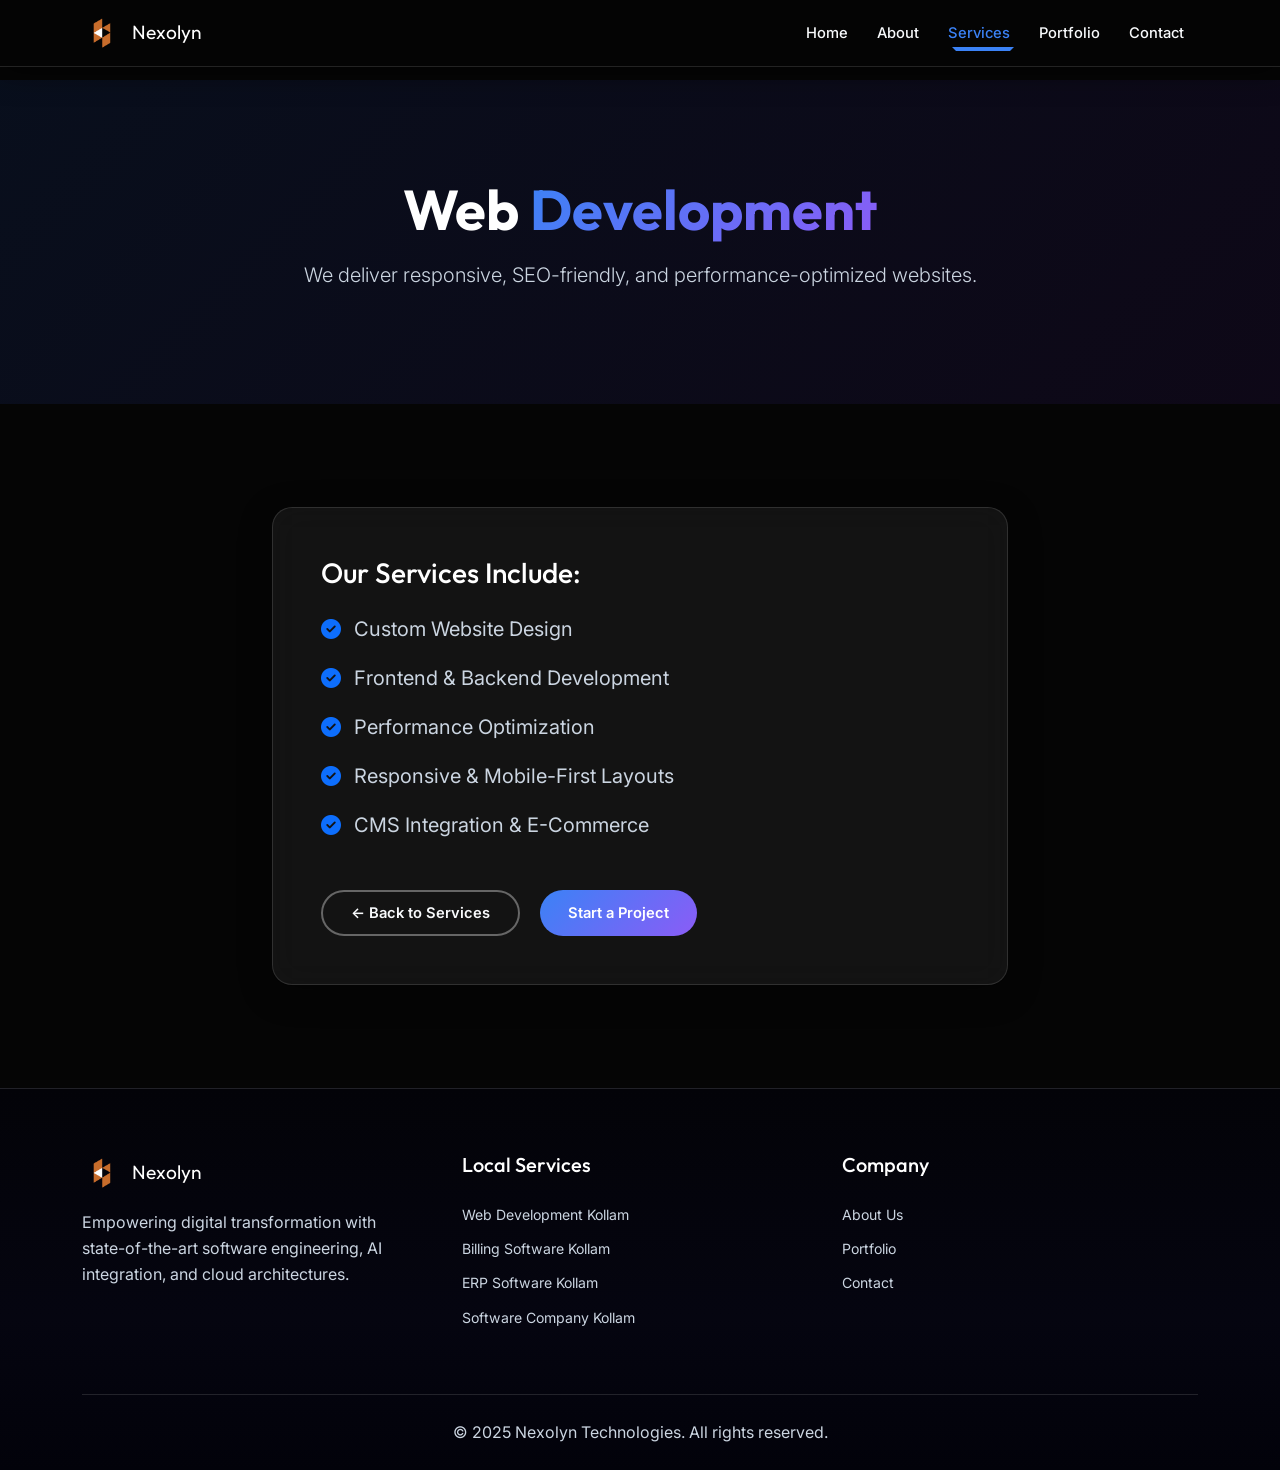
<file: web-development.html>
<!DOCTYPE html>
<html lang="en">
<head>
    <meta charset="UTF-8">
    <meta name="viewport" content="width=device-width, initial-scale=1.0">
    <title>Web Development | Nexolyn Technologies</title>
    <meta name="description" content="Nexolyn Technologies provides Web Development in Kollam, Kerala. Contact us for custom software and web development.">
    <meta property="og:title" content="Web Development | Nexolyn Technologies">
    <meta property="og:description" content="Nexolyn Technologies provides Web Development in Kollam, Kerala.">
    <meta property="og:url" content="https://www.nexolyn.work/web-development.html">
    <meta property="og:type" content="website">
    
    <link rel="icon" type="image/png" href="favicon.png" />
    
    <!-- Bootstrap 5 CSS -->
    <link href="https://cdn.jsdelivr.net/npm/bootstrap@5.3.0/dist/css/bootstrap.min.css" rel="stylesheet">
    <!-- AOS Animation CSS -->
    <link href="https://unpkg.com/aos@2.3.1/dist/aos.css" rel="stylesheet">
    <!-- FontAwesome -->
    <link rel="stylesheet" href="https://cdnjs.cloudflare.com/ajax/libs/font-awesome/6.4.0/css/all.min.css">
    <!-- Custom CSS -->
    <link rel="stylesheet" href="style.css">
</head>
<body>

    <!-- Navbar -->
    <nav class="navbar navbar-expand-lg fixed-top scrolled" id="mainNav">
        <div class="container">
            <a class="navbar-brand d-flex align-items-center" href="index.html">
                <img src="logo.png" alt="Nexolyn Logo" style="height: 40px; margin-right: 10px;">
                <span class="brand-name text-white fs-4">Nexolyn</span>
            </a>
            <button class="navbar-toggler text-white" type="button" data-bs-toggle="collapse" data-bs-target="#navbarResponsive">
                <i class="fas fa-bars"></i>
            </button>
            <div class="collapse navbar-collapse" id="navbarResponsive">
                <ul class="navbar-nav ms-auto text-center">
                    <li class="nav-item"><a class="nav-link" href="index.html">Home</a></li>
                    <li class="nav-item"><a class="nav-link" href="about.html">About</a></li>
                    <li class="nav-item dropdown">
                        <a class="nav-link dropdown-toggle active" href="#" id="servicesDropdown" role="button" data-bs-toggle="dropdown" aria-expanded="false">
                            Services
                        </a>
                        <ul class="dropdown-menu dropdown-menu-end" aria-labelledby="servicesDropdown">
                            <li><a class="dropdown-item active" href="web-development.html">Web Development</a></li>
                            <li><a class="dropdown-item" href="billing-software.html">Billing Software</a></li>
                            <li><hr class="dropdown-divider bg-secondary"></li>
                            <li><a class="dropdown-item" href="machine-learning.html">Machine Learning</a></li>
                            <li><a class="dropdown-item" href="services.html">All Services</a></li>
                        </ul>
                    </li>
                    <li class="nav-item"><a class="nav-link" href="index.html#portfolio">Portfolio</a></li>
                    <li class="nav-item"><a class="nav-link" href="contact.html">Contact</a></li>
                </ul>
            </div>
        </div>
    </nav>

    <!-- Page Header -->
    <div class="container-fluid pt-5 pb-5" style="background: linear-gradient(135deg, rgba(37, 99, 235, 0.1), rgba(91, 33, 182, 0.1)); margin-top: 80px;">
        <div class="container text-center py-5">
            <h1 class="display-4 fw-bold text-white mb-3" data-aos="fade-up">Web <span class="text-gradient">Development</span></h1>
            <p class="lead text-muted" data-aos="fade-up" data-aos-delay="100">We deliver responsive, SEO-friendly, and performance-optimized websites.</p>
        </div>
    </div>

    <!-- Content Section -->
    <section class="section-padding">
        <div class="container">
            <div class="row justify-content-center">
                <div class="col-lg-8" data-aos="fade-up">
                    <div class="glass-panel p-5">
                        <h3 class="mb-4 text-white">Our Services Include:</h3>
                        <ul class="list-unstyled text-muted fs-5">
                            <li class="mb-3"><i class="fas fa-check-circle text-primary me-2"></i> Custom Website Design</li>
                            <li class="mb-3"><i class="fas fa-check-circle text-primary me-2"></i> Frontend & Backend Development</li>
                            <li class="mb-3"><i class="fas fa-check-circle text-primary me-2"></i> Performance Optimization</li>
                            <li class="mb-3"><i class="fas fa-check-circle text-primary me-2"></i> Responsive & Mobile-First Layouts</li>
                            <li class="mb-3"><i class="fas fa-check-circle text-primary me-2"></i> CMS Integration & E-Commerce</li>
                        </ul>
                        
                        <div class="mt-5">
                            <a href="services.html" class="btn btn-outline me-3">&larr; Back to Services</a>
                            <a href="contact.html" class="btn btn-primary">Start a Project</a>
                        </div>
                    </div>
                </div>
            </div>
        </div>
    </section>

    <!-- Footer -->
    <footer class="footer mt-0">
        <div class="container">
            <div class="row g-4 mb-5">
                <div class="col-lg-4 col-md-6">
                    <a class="navbar-brand d-flex align-items-center mb-3" href="index.html">
                        <img src="logo.png" alt="Nexolyn Logo" style="height: 40px; margin-right: 10px;">
                        <span class="brand-name text-white fs-4">Nexolyn</span>
                    </a>
                    <p class="text-muted pe-4">Empowering digital transformation with state-of-the-art software engineering, AI integration, and cloud architectures.</p>
                </div>
                <div class="col-lg-4 col-md-6">
                    <h5 class="text-white mb-4">Local Services</h5>
                    <ul class="list-unstyled">
                        <li class="mb-2"><a href="web-development-kollam.html" class="footer-link">Web Development Kollam</a></li>
                        <li class="mb-2"><a href="billing-software-kollam.html" class="footer-link">Billing Software Kollam</a></li>
                        <li class="mb-2"><a href="erp-software-kollam.html" class="footer-link">ERP Software Kollam</a></li>
                        <li class="mb-2"><a href="software-company-kollam.html" class="footer-link">Software Company Kollam</a></li>
                    </ul>
                </div>
                <div class="col-lg-4 col-md-6">
                    <h5 class="text-white mb-4">Company</h5>
                    <ul class="list-unstyled">
                        <li class="mb-2"><a href="about.html" class="footer-link">About Us</a></li>
                        <li class="mb-2"><a href="index.html#portfolio" class="footer-link">Portfolio</a></li>
                        <li class="mb-2"><a href="contact.html" class="footer-link">Contact</a></li>
                    </ul>
                </div>
            </div>
            <div class="text-center py-4 border-top" style="border-color: var(--glass-border) !important;">
                <p class="text-muted mb-0">&copy; 2025 Nexolyn Technologies. All rights reserved.</p>
            </div>
        </div>
    </footer>

    <!-- Scripts -->
    <script src="https://cdn.jsdelivr.net/npm/bootstrap@5.3.0/dist/js/bootstrap.bundle.min.js"></script>
    <script src="https://unpkg.com/aos@2.3.1/dist/aos.js"></script>
    <script>
        AOS.init({ once: true, offset: 100, duration: 800 });
    </script>
</body>
</html>
</file>
<file: style.css>
/* =============================================
   GOOGLE FONTS — Preconnect for performance
============================================= */
@import url('https://fonts.googleapis.com/css2?family=Inter:wght@300;400;500;600;700;800&family=Outfit:wght@300;400;500;600;700;800&display=swap');

/* =============================================
   ROOT VARIABLES
============================================= */
:root {
  --primary:      #5b21b6;
  --secondary:    #2563eb;
  --accent:       #d06416;
  --bg-dark:      #050505;
  --bg-card:      rgba(255,255,255,0.06);
  --text-main:    #f8fafc;
  --text-muted:   #cbd5e1;
  --glass-border: rgba(255,255,255,0.12);
  --glow-blue:    rgba(59,130,246,0.4);
  --glow-purple:  rgba(139,92,246,0.4);
  --radius-lg:    1.25rem;
  --radius-md:    0.75rem;
  --transition:   all 0.3s cubic-bezier(0.4,0,0.2,1);

  /* Fluid spacing scale */
  --space-xs:  clamp(0.5rem, 2vw, 0.75rem);
  --space-sm:  clamp(0.75rem, 3vw, 1rem);
  --space-md:  clamp(1rem, 4vw, 1.5rem);
  --space-lg:  clamp(2rem, 6vw, 4rem);
  --space-xl:  clamp(3.5rem, 8vw, 6.5rem);
}

/* =============================================
   RESET & BASE
============================================= */
*, *::before, *::after {
  box-sizing: border-box;
  margin: 0;
  padding: 0;
}

html {
  scroll-behavior: smooth;
  -webkit-text-size-adjust: 100%;
  text-size-adjust: 100%;
}

body {
  background-color: var(--bg-dark);
  color: var(--text-main);
  font-family: 'Inter', sans-serif;
  overflow-x: hidden;
  line-height: 1.65;
  -webkit-font-smoothing: antialiased;
  -moz-osx-font-smoothing: grayscale;
}

img, video, iframe, canvas {
  max-width: 100%;
  display: block;
}

a { text-decoration: none; }

h1, h2, h3, h4, h5, h6, .brand-name {
  font-family: 'Outfit', sans-serif;
  line-height: 1.2;
}

.text-muted { color: var(--text-muted) !important; }

/* =============================================
   PARTICLE CANVAS
============================================= */
#particle-canvas {
  position: fixed;
  inset: 0;
  width: 100%;
  height: 100%;
  pointer-events: none;
  z-index: 0;
  opacity: 0.35;
}

/* =============================================
   GRADIENT TEXT
============================================= */
.text-gradient {
  background: linear-gradient(135deg, #3b82f6, #8b5cf6);
  -webkit-background-clip: text;
  -webkit-text-fill-color: transparent;
  background-clip: text;
}

/* =============================================
   GLASSMORPHISM
============================================= */
.glass-panel {
  background: var(--bg-card);
  backdrop-filter: blur(16px);
  -webkit-backdrop-filter: blur(16px);
  border: 1px solid var(--glass-border);
  box-shadow: 0 8px 32px rgba(0,0,0,0.35);
  border-radius: var(--radius-lg);
}

/* =============================================
   CUSTOM CURSOR — desktop only
============================================= */
.cursor-glow {
  width: 18px;
  height: 18px;
  border: 2px solid rgba(59,130,246,0.6);
  border-radius: 50%;
  position: fixed;
  pointer-events: none;
  z-index: 9999;
  transform: translate(-50%,-50%);
  transition: transform 0.15s ease;
}

@media (pointer: coarse) { .cursor-glow { display: none !important; } }

/* =============================================
   PAGE LOADER
============================================= */
.page-loader {
  position: fixed;
  inset: 0;
  background: var(--bg-dark);
  z-index: 99999;
  display: flex;
  align-items: center;
  justify-content: center;
  flex-direction: column;
  gap: 1.2rem;
  transition: opacity 0.5s ease, visibility 0.5s ease;
}

.page-loader.hidden {
  opacity: 0;
  visibility: hidden;
  pointer-events: none;
}

.loader-ring {
  width: 52px;
  height: 52px;
  border: 3px solid rgba(59,130,246,0.15);
  border-top-color: #3b82f6;
  border-radius: 50%;
  animation: spin 0.75s linear infinite;
}

@keyframes spin { to { transform: rotate(360deg); } }

.loader-text {
  font-family: 'Outfit', sans-serif;
  font-weight: 600;
  color: var(--text-muted);
  font-size: 0.8rem;
  letter-spacing: 0.12em;
  text-transform: uppercase;
}

/* =============================================
   NAVBAR
============================================= */
.navbar {
  transition: var(--transition);
  padding: 1rem 0;
  background: transparent !important;
  z-index: 1000;
}

.navbar.scrolled {
  background: rgba(5,5,5,0.9) !important;
  backdrop-filter: blur(20px);
  -webkit-backdrop-filter: blur(20px);
  padding: 0.5rem 0;
  border-bottom: 1px solid var(--glass-border);
  box-shadow: 0 4px 30px rgba(0,0,0,0.5);
}

/* Brand */
.navbar-brand img { height: 36px; }
.brand-name { font-size: 1.2rem !important; }

/* Nav links */
.nav-link {
  color: var(--text-main) !important;
  font-weight: 500;
  position: relative;
  transition: color 0.25s ease;
  padding: 0.5rem 0.9rem !important;
  font-size: 0.92rem;
  white-space: nowrap;
}

.nav-link::after {
  content: '';
  position: absolute;
  bottom: 2px;
  left: 0.9rem;
  width: 0;
  height: 2px;
  background: linear-gradient(90deg, #3b82f6, #8b5cf6);
  transition: width 0.3s ease;
}

.nav-link:hover::after,
.nav-link.active::after { width: calc(100% - 1.8rem); }

.nav-link:hover,
.nav-link.active { color: #3b82f6 !important; }

.navbar-toggler {
  border: 1px solid var(--glass-border);
  padding: 0.4rem 0.65rem;
  border-radius: 0.5rem;
}

.navbar-toggler:focus { box-shadow: none; }

/* Mobile nav panel */
@media (max-width: 991.98px) {
  .navbar-collapse {
    background: rgba(5,5,5,0.97);
    backdrop-filter: blur(20px);
    -webkit-backdrop-filter: blur(20px);
    padding: 0.75rem;
    border-radius: 0.75rem;
    border: 1px solid var(--glass-border);
    margin-top: 0.5rem;
    animation: navSlide 0.25s ease;
  }

  @keyframes navSlide {
    from { opacity: 0; transform: translateY(-8px); }
    to   { opacity: 1; transform: translateY(0); }
  }

  .nav-link {
    padding: 0.75rem 1rem !important;
    border-bottom: 1px solid rgba(255,255,255,0.04);
    border-radius: 0.4rem;
  }

  .nav-link:last-child { border-bottom: none; }
}

/* Dropdown */
.dropdown-menu {
  background: rgba(8,8,12,0.98);
  backdrop-filter: blur(20px);
  -webkit-backdrop-filter: blur(20px);
  border: 1px solid var(--glass-border);
  border-radius: 0.75rem;
  padding: 0.4rem;
  box-shadow: 0 20px 60px rgba(0,0,0,0.5);
}

.dropdown-item {
  color: var(--text-muted);
  border-radius: 0.4rem;
  padding: 0.55rem 0.9rem;
  transition: var(--transition);
  font-size: 0.88rem;
}

.dropdown-item:hover {
  background: rgba(59,130,246,0.1);
  color: #3b82f6;
}

/* =============================================
   HERO SECTION
============================================= */
.hero-section {
  position: relative;
  min-height: 100svh;
  display: flex;
  align-items: center;
  justify-content: center;
  padding-top: 80px;
  overflow: hidden;
  z-index: 1;
}

/* Gradient BG */
.hero-bg {
  position: absolute;
  inset: 0;
  background:
    radial-gradient(ellipse at 20% 30%, rgba(37,99,235,0.16) 0%, transparent 55%),
    radial-gradient(ellipse at 80% 70%, rgba(91,33,182,0.16) 0%, transparent 55%),
    radial-gradient(ellipse at 50% 100%, rgba(139,92,246,0.07) 0%, transparent 50%);
  z-index: -1;
  animation: pulseBg 14s ease-in-out infinite alternate;
  will-change: transform;
}

@keyframes pulseBg {
  from { transform: scale(1); opacity: 0.8; }
  to   { transform: scale(1.1); opacity: 1; }
}

/* Orbs */
.hero-orb {
  position: absolute;
  border-radius: 50%;
  filter: blur(60px);
  pointer-events: none;
  will-change: transform;
}

.hero-orb-1 {
  width: clamp(150px, 30vw, 320px);
  height: clamp(150px, 30vw, 320px);
  background: rgba(59,130,246,0.1);
  top: 8%; left: -4%;
  animation: floatOrb 9s ease-in-out infinite;
}

.hero-orb-2 {
  width: clamp(180px, 35vw, 420px);
  height: clamp(180px, 35vw, 420px);
  background: rgba(139,92,246,0.09);
  bottom: 8%; right: -8%;
  animation: floatOrb 12s ease-in-out infinite reverse;
}

.hero-orb-3 {
  width: clamp(100px, 20vw, 220px);
  height: clamp(100px, 20vw, 220px);
  background: rgba(59,130,246,0.07);
  top: 45%; left: 48%;
  animation: floatOrb 7s ease-in-out 3s infinite;
}

@keyframes floatOrb {
  0%, 100% { transform: translateY(0) scale(1); }
  50%       { transform: translateY(-24px) scale(1.04); }
}

.hero-image { display: none; }

/* Hero content */
.hero-title {
  font-size: clamp(1.9rem, 5.5vw, 4rem);
  font-weight: 800;
  line-height: 1.12;
  letter-spacing: -0.02em;
}

.hero-subtitle {
  font-size: clamp(0.9rem, 2.2vw, 1.15rem);
  color: var(--text-muted);
  max-width: 540px;
  margin: 0 auto;
  line-height: 1.75;
}

/* Badge */
.hero-badge {
  display: inline-flex;
  align-items: center;
  gap: 0.5rem;
  background: rgba(59,130,246,0.1);
  border: 1px solid rgba(59,130,246,0.28);
  color: #60a5fa;
  border-radius: 50px;
  padding: 0.38rem 1.1rem;
  font-size: 0.82rem;
  font-weight: 600;
  margin-bottom: 1.4rem;
  animation: fadeInDown 0.9s ease;
}

.hero-badge .dot {
  width: 7px;
  height: 7px;
  background: #3b82f6;
  border-radius: 50%;
  flex-shrink: 0;
  animation: pulseDot 2s ease-in-out infinite;
}

@keyframes pulseDot {
  0%, 100% { box-shadow: 0 0 0 0 rgba(59,130,246,0.7); }
  50%       { box-shadow: 0 0 0 5px rgba(59,130,246,0); }
}

@keyframes fadeInDown {
  from { opacity: 0; transform: translateY(-16px); }
  to   { opacity: 1; transform: translateY(0); }
}

/* CTA buttons row */
.hero-btns {
  display: flex;
  flex-wrap: wrap;
  gap: 0.8rem;
  justify-content: center;
  align-items: center;
}

/* Scroll indicator */
.scroll-indicator {
  position: absolute;
  bottom: 22px;
  left: 50%;
  transform: translateX(-50%);
  display: flex;
  flex-direction: column;
  align-items: center;
  gap: 0.3rem;
  color: var(--text-muted);
  font-size: 0.7rem;
  letter-spacing: 0.12em;
  text-transform: uppercase;
  animation: bounce 2.2s ease-in-out infinite;
}

.scroll-indicator .scroll-line {
  width: 1px;
  height: 36px;
  background: linear-gradient(to bottom, rgba(59,130,246,0.8), transparent);
}

@keyframes bounce {
  0%, 100% { transform: translateX(-50%) translateY(0); }
  50%       { transform: translateX(-50%) translateY(7px); }
}

/* =============================================
   HERO VISUAL — Digital Nucleus Orbital System
============================================= */

/* Outer container — absolute-centered in hero, behind text */
.hero-visual {
  position: absolute;
  top: 50%;
  left: 50%;
  transform: translate(-50%, -50%);
  width: clamp(300px, 68vw, 560px);
  height: clamp(300px, 68vw, 560px);
  z-index: 1;
  pointer-events: none;
  opacity: 0.7;
}

/* ── Dot-grid backdrop ── */
.hv-dotgrid {
  position: absolute;
  inset: 0;
  border-radius: 50%;
  background-image: radial-gradient(circle, rgba(59,130,246,0.18) 1px, transparent 1px);
  background-size: clamp(18px, 3vw, 28px) clamp(18px, 3vw, 28px);
  mask-image: radial-gradient(circle, black 40%, transparent 75%);
  -webkit-mask-image: radial-gradient(circle, black 40%, transparent 75%);
  animation: gridBreath 6s ease-in-out infinite;
}

@keyframes gridBreath {
  0%, 100% { opacity: 0.4; }
  50%       { opacity: 0.7; }
}

/* ── Rotating dashed accent ring ── */
.hv-accent-ring {
  position: absolute;
  top: 50%; left: 50%;
  width: 88%;
  height: 88%;
  margin-top: -44%;
  margin-left: -44%;
  border-radius: 50%;
  border: 1px dashed rgba(59,130,246,0.14);
  animation: accentSpin 50s linear infinite;
}

.hv-accent-ring::before,
.hv-accent-ring::after {
  content: '';
  position: absolute;
  width: 7px;
  height: 7px;
  background: rgba(59,130,246,0.5);
  border-radius: 50%;
  top: -3.5px;
}

.hv-accent-ring::before { left: 50%; transform: translateX(-50%); }
.hv-accent-ring::after  { left: 50%; transform: translateX(-50%) rotate(180deg); top: auto; bottom: -3.5px; background: rgba(139,92,246,0.4); }

@keyframes accentSpin { to { transform: rotate(360deg); } }

/* ── 3-D orbitals wrapper (holds perspective) ── */
.hv-orbitals {
  position: absolute;
  inset: 0;
  perspective: 700px;
  perspective-origin: 50% 50%;
}

/* ── Individual orbit-wrap provides the 3-D tilt ── */
.hv-ow {
  position: absolute;
  top: 50%;
  left: 50%;
}

/* Orbit 1 — near-horizontal plane, blue */
.hv-ow-1 {
  width: clamp(170px, 40vw, 270px);
  height: clamp(170px, 40vw, 270px);
  margin-top: calc(clamp(170px, 40vw, 270px) / -2);
  margin-left: calc(clamp(170px, 40vw, 270px) / -2);
  transform: rotateX(74deg) rotateZ(0deg);
}

/* Orbit 2 — 60° rotated, purple */
.hv-ow-2 {
  width: clamp(220px, 52vw, 350px);
  height: clamp(220px, 52vw, 350px);
  margin-top: calc(clamp(220px, 52vw, 350px) / -2);
  margin-left: calc(clamp(220px, 52vw, 350px) / -2);
  transform: rotateX(70deg) rotateZ(60deg);
}

/* Orbit 3 — 125° rotated, cyan */
.hv-ow-3 {
  width: clamp(195px, 46vw, 305px);
  height: clamp(195px, 46vw, 305px);
  margin-top: calc(clamp(195px, 46vw, 305px) / -2);
  margin-left: calc(clamp(195px, 46vw, 305px) / -2);
  transform: rotateX(68deg) rotateZ(125deg);
}

/* ── The visible ring circle ── */
.hv-ring {
  position: relative;
  width: 100%;
  height: 100%;
  border-radius: 50%;
  animation: ringOrbit linear infinite;
}

.hv-ow-1 .hv-ring { animation-duration: 7s;  border: 1px solid rgba(59,130,246,0.28); }
.hv-ow-2 .hv-ring { animation-duration: 11s; border: 1px solid rgba(139,92,246,0.24); animation-direction: reverse; }
.hv-ow-3 .hv-ring { animation-duration: 9s;  border: 1px solid rgba(6,182,212,0.22); }

@keyframes ringOrbit { to { transform: rotate(360deg); } }

/* ── Electron dot — sits at top of ring, orbits with it ── */
.hv-electron {
  position: absolute;
  top: -5px;
  left: 50%;
  transform: translateX(-50%);
  width: clamp(8px, 1.5vw, 11px);
  height: clamp(8px, 1.5vw, 11px);
  background: var(--ec, #3b82f6);
  border-radius: 50%;
  box-shadow:
    0 0 6px  var(--ec, #3b82f6),
    0 0 16px var(--ec, #3b82f6),
    0 0 32px var(--ec, #3b82f6);
}

/* Electron tail — trailing glow (::after) */
.hv-electron::after {
  content: '';
  position: absolute;
  top: 50%; left: 50%;
  transform: translate(-50%, -50%);
  width: 200%;
  height: 200%;
  border-radius: 50%;
  background: radial-gradient(circle, var(--ec, #3b82f6) 0%, transparent 70%);
  opacity: 0.3;
  animation: electronPulse 1.5s ease-in-out infinite;
}

@keyframes electronPulse {
  0%, 100% { transform: translate(-50%,-50%) scale(1); opacity: 0.3; }
  50%       { transform: translate(-50%,-50%) scale(1.6); opacity: 0.6; }
}

/* ── Expanding pulse rings from center ── */
.hv-pulse {
  position: absolute;
  top: 50%; left: 50%;
  border-radius: 50%;
  border: 1px solid rgba(59,130,246,0.4);
  transform: translate(-50%,-50%) scale(0.2);
  opacity: 0;
  animation: pulseExpand 4.5s ease-out infinite;
  will-change: transform, opacity;
}

.hv-pulse-1 { width: clamp(80px, 18vw, 140px); height: clamp(80px, 18vw, 140px); animation-delay: 0s; }
.hv-pulse-2 { width: clamp(80px, 18vw, 140px); height: clamp(80px, 18vw, 140px); animation-delay: 1.5s; border-color: rgba(139,92,246,0.35); }
.hv-pulse-3 { width: clamp(80px, 18vw, 140px); height: clamp(80px, 18vw, 140px); animation-delay: 3s; border-color: rgba(6,182,212,0.3); }

@keyframes pulseExpand {
  0%   { transform: translate(-50%,-50%) scale(0.3); opacity: 0; }
  15%  { opacity: 0.9; }
  100% { transform: translate(-50%,-50%) scale(2.8); opacity: 0; }
}

/* ── Central crystalline core ── */
.hv-core {
  position: absolute;
  top: 50%; left: 50%;
  transform: translate(-50%,-50%);
  width: clamp(70px, 14vw, 100px);
  height: clamp(70px, 14vw, 100px);
}

/* The glowing gem sphere */
.hv-core-gem {
  width: 100%;
  height: 100%;
  border-radius: 50%;
  background: radial-gradient(circle at 32% 28%,
    rgba(180,215,255,0.95) 0%,
    rgba(59,130,246,0.88) 30%,
    rgba(30,64,175,0.7)   65%,
    rgba(10,15,40,0.5)    100%
  );
  box-shadow:
    0 0 28px rgba(59,130,246,0.75),
    0 0 65px rgba(59,130,246,0.4),
    0 0 110px rgba(59,130,246,0.18),
    inset 0 0 20px rgba(139,92,246,0.4);
  animation: gemPulse 3.5s ease-in-out infinite;
  will-change: box-shadow, transform;
}

@keyframes gemPulse {
  0%, 100% {
    box-shadow: 0 0 28px rgba(59,130,246,0.75), 0 0 65px rgba(59,130,246,0.4), 0 0 110px rgba(59,130,246,0.18);
    transform: scale(1);
  }
  50% {
    box-shadow: 0 0 45px rgba(59,130,246,0.95), 0 0 100px rgba(59,130,246,0.55), 0 0 180px rgba(59,130,246,0.25);
    transform: scale(1.06);
  }
}

/* Wide ambient glow around core */
.hv-core-glow {
  position: absolute;
  inset: -40%;
  border-radius: 50%;
  background: radial-gradient(circle, rgba(59,130,246,0.18) 0%, transparent 70%);
  animation: gemPulse 3.5s ease-in-out 0.5s infinite;
}

/* Specular shimmer highlight rotating around the gem */
.hv-core-shimmer {
  position: absolute;
  inset: 0;
  border-radius: 50%;
  background: conic-gradient(
    from 0deg,
    transparent 0deg,
    rgba(255,255,255,0.12) 30deg,
    transparent 60deg,
    transparent 360deg
  );
  animation: shimmerSpin 6s linear infinite;
}

@keyframes shimmerSpin { to { transform: rotate(360deg); } }

/* ── Mobile — scale down the visual ── */
@media (max-width: 575.98px) {
  .hero-visual { opacity: 0.45; }
}

@media (max-width: 399.98px) {
  .hero-visual { opacity: 0.3; }
}

/* ── Respect reduced motion ── */
@media (prefers-reduced-motion: reduce) {
  .hero-visual { display: none; }
}

/* =============================================
   BUTTONS
============================================= */
.btn-primary {
  background: linear-gradient(135deg, #3b82f6, #8b5cf6);
  border: none;
  border-radius: 50px;
  padding: 12px 28px;
  font-weight: 600;
  font-size: 0.92rem;
  color: white;
  position: relative;
  overflow: hidden;
  transition: var(--transition);
  white-space: nowrap;
}

.btn-primary::before {
  content: '';
  position: absolute;
  inset: 0;
  background: linear-gradient(90deg, transparent, rgba(255,255,255,0.14), transparent);
  transform: translateX(-100%);
  transition: transform 0.5s ease;
}

.btn-primary:hover::before { transform: translateX(100%); }

.btn-primary:hover {
  transform: translateY(-3px);
  box-shadow: 0 14px 32px rgba(59,130,246,0.42);
  color: white;
}

.btn-outline {
  background: transparent;
  border: 2px solid rgba(255,255,255,0.35);
  border-radius: 50px;
  padding: 10px 28px;
  color: var(--text-main);
  font-weight: 600;
  font-size: 0.92rem;
  transition: var(--transition);
  white-space: nowrap;
}

.btn-outline:hover {
  background: rgba(255,255,255,0.08);
  border-color: rgba(255,255,255,0.6);
  transform: translateY(-3px);
  color: var(--text-main);
}

/* =============================================
   SECTION COMMON
============================================= */
.section-padding {
  padding: var(--space-xl) 0;
  position: relative;
  z-index: 1;
}

.section-title {
  font-size: clamp(1.7rem, 4vw, 2.7rem);
  font-weight: 700;
  text-align: center;
  margin-bottom: 0.6rem;
}

.section-subtitle {
  color: var(--text-muted);
  text-align: center;
  margin-bottom: 3rem;
  max-width: 580px;
  margin-left: auto;
  margin-right: auto;
  font-size: clamp(0.88rem, 2vw, 1rem);
  line-height: 1.75;
  padding: 0 1rem;
}

.section-divider {
  width: 52px;
  height: 3px;
  background: linear-gradient(90deg, #3b82f6, #8b5cf6);
  margin: 0.6rem auto 0;
  border-radius: 2px;
}

/* =============================================
   FEATURE CARDS
============================================= */
.feature-card {
  padding: clamp(1.4rem, 3vw, 2.2rem) clamp(1.2rem, 2.5vw, 1.8rem);
  border-radius: var(--radius-lg);
  background: var(--bg-card);
  border: 1px solid var(--glass-border);
  transition: var(--transition);
  height: 100%;
  position: relative;
  overflow: hidden;
}

.feature-card::before {
  content: '';
  position: absolute;
  top: 0; left: 0; right: 0;
  height: 2px;
  background: linear-gradient(90deg, #3b82f6, #8b5cf6);
  transform: scaleX(0);
  transform-origin: left;
  transition: transform 0.4s ease;
}

.feature-card:hover::before { transform: scaleX(1); }

.feature-card:hover {
  transform: translateY(-10px);
  background: rgba(255,255,255,0.07);
  box-shadow: 0 22px 48px rgba(0,0,0,0.45), 0 0 0 1px rgba(59,130,246,0.1);
  border-color: rgba(59,130,246,0.18);
}

.feature-icon {
  width: clamp(52px, 8vw, 64px);
  height: clamp(52px, 8vw, 64px);
  background: linear-gradient(135deg, rgba(59,130,246,0.14), rgba(139,92,246,0.08));
  border-radius: 50%;
  display: flex;
  align-items: center;
  justify-content: center;
  margin-bottom: 1.2rem;
  font-size: clamp(1.1rem, 2.5vw, 1.5rem);
  color: #3b82f6;
  border: 1px solid rgba(59,130,246,0.18);
  flex-shrink: 0;
  transition: var(--transition);
}

.feature-card:hover .feature-icon {
  transform: rotate(8deg) scale(1.1);
  box-shadow: 0 0 18px rgba(59,130,246,0.28);
}

/* =============================================
   TIMELINE
============================================= */
.timeline {
  position: relative;
  max-width: 1000px;
  margin: 0 auto;
}

.timeline::after {
  content: '';
  position: absolute;
  width: 2px;
  background: linear-gradient(to bottom, #3b82f6, #8b5cf6, transparent);
  top: 0; bottom: 0; left: 50%;
  margin-left: -1px;
}

.timeline-container {
  padding: 10px 36px;
  position: relative;
  width: 50%;
}

.timeline-container::after {
  content: '';
  position: absolute;
  width: 16px;
  height: 16px;
  right: -8px;
  background: linear-gradient(135deg, #3b82f6, #8b5cf6);
  top: 22px;
  border-radius: 50%;
  z-index: 1;
  box-shadow: 0 0 10px rgba(59,130,246,0.55);
  animation: dotPulse 2.2s ease-in-out infinite;
}

@keyframes dotPulse {
  0%, 100% { box-shadow: 0 0 6px rgba(59,130,246,0.55); }
  50%       { box-shadow: 0 0 18px rgba(59,130,246,0.9), 0 0 36px rgba(59,130,246,0.25); }
}

.left  { left: 0; }
.right { left: 50%; }
.right::after { left: -8px; }

/* =============================================
   TECH LOGOS
============================================= */
.tech-logo {
  font-size: clamp(1.8rem, 3.5vw, 2.5rem);
  color: var(--text-muted);
  transition: var(--transition);
  margin: clamp(0.5rem, 1.5vw, 1rem) clamp(0.7rem, 2vw, 1.2rem);
  display: inline-flex;
  flex-direction: column;
  align-items: center;
  justify-content: center;
  cursor: default;
}

.tech-logo span {
  font-size: 0.72rem;
  margin-top: 0.4rem;
  opacity: 0;
  transform: translateY(4px);
  transition: opacity 0.3s ease, transform 0.3s ease;
  font-family: 'Inter', sans-serif;
}

.tech-logo:hover {
  color: #3b82f6;
  transform: translateY(-7px) scale(1.1);
  filter: drop-shadow(0 0 9px rgba(59,130,246,0.55));
}

.tech-logo:hover span {
  opacity: 1;
  transform: translateY(0);
}

/* =============================================
   PORTFOLIO
============================================= */
.portfolio-item {
  position: relative;
  border-radius: var(--radius-lg);
  overflow: hidden;
  cursor: pointer;
  margin-bottom: 28px;
  transition: transform 0.4s ease, box-shadow 0.4s ease;
}

.portfolio-item:hover {
  transform: translateY(-7px);
  box-shadow: 0 28px 55px rgba(0,0,0,0.5);
}

.portfolio-item img {
  width: 100%;
  height: clamp(180px, 25vw, 260px);
  object-fit: cover;
  transition: transform 0.6s cubic-bezier(0.4,0,0.2,1);
}

.portfolio-overlay {
  position: absolute;
  inset: 0;
  background: linear-gradient(135deg, rgba(5,5,5,0.88), rgba(59,130,246,0.18));
  display: flex;
  flex-direction: column;
  justify-content: center;
  align-items: center;
  opacity: 0;
  transition: opacity 0.4s ease;
  padding: 20px;
  text-align: center;
}

.portfolio-item:hover img { transform: scale(1.1); }
.portfolio-item:hover .portfolio-overlay { opacity: 1; }

/* =============================================
   STATISTICS
============================================= */
.stat-item {
  text-align: center;
  padding: clamp(1.2rem, 3vw, 2rem) clamp(0.8rem, 2vw, 1.5rem);
  transition: transform 0.3s ease;
}

.stat-item:hover { transform: translateY(-5px); }

.stat-number {
  font-size: clamp(2rem, 5vw, 3.4rem);
  font-weight: 800;
  background: linear-gradient(135deg, #3b82f6, #8b5cf6);
  -webkit-background-clip: text;
  -webkit-text-fill-color: transparent;
  background-clip: text;
  font-family: 'Outfit', sans-serif;
  margin-bottom: 0.4rem;
  line-height: 1.1;
}

.stat-label {
  font-size: clamp(0.7rem, 1.5vw, 0.8rem);
  color: var(--text-muted);
  text-transform: uppercase;
  font-weight: 600;
  letter-spacing: 0.08em;
}

/* =============================================
   TESTIMONIALS
============================================= */
.testimonial-text {
  font-style: italic;
  margin-bottom: 1.2rem;
  color: var(--text-muted);
  font-size: clamp(0.9rem, 2vw, 1.05rem);
  line-height: 1.8;
}

/* =============================================
   CONTACT FORM
============================================= */
.form-control,
.form-select {
  background: rgba(255,255,255,0.05);
  border: 1px solid var(--glass-border);
  color: var(--text-main);
  padding: 0.75rem 1.1rem;
  border-radius: var(--radius-md);
  transition: var(--transition);
  font-size: 0.92rem;
}

.form-control:focus,
.form-select:focus {
  background: rgba(255,255,255,0.08);
  border-color: #3b82f6;
  color: var(--text-main);
  box-shadow: 0 0 0 3px rgba(59,130,246,0.18);
}

.form-control::placeholder { color: rgba(203,213,225,0.35); }

.form-label { font-size: 0.82rem; color: var(--text-muted); margin-bottom: 0.35rem; }

.form-select option { background: #0d0d0d; }

/* =============================================
   ACCORDION
============================================= */
.accordion-button {
  font-size: 0.92rem;
  padding: 0.9rem 0.5rem;
  gap: 0.5rem;
}

.accordion-button:not(.collapsed) { color: #60a5fa; }
.accordion-button::after { filter: invert(1) brightness(0.65); }
.accordion-body { font-size: 0.9rem; line-height: 1.7; }

/* =============================================
   FOOTER — ANIMATED BACKGROUND
============================================= */
.footer {
  border-top: 1px solid var(--glass-border);
  padding-top: clamp(2.5rem, 5vw, 4rem);
  background: linear-gradient(180deg, #030308 0%, #050510 60%, #02020a 100%);
  position: relative;
  z-index: 1;
  overflow: hidden;
}

#footer-canvas {
  position: absolute;
  inset: 0;
  width: 100%;
  height: 100%;
  pointer-events: none;
  z-index: 0;
  opacity: 0.5;
}

.footer-aurora {
  position: absolute;
  inset: 0;
  pointer-events: none;
  z-index: 0;
  overflow: hidden;
}

.footer-aurora::before {
  content: '';
  position: absolute;
  top: -60%; left: -20%;
  width: 80%; height: 160%;
  background: conic-gradient(
    from 220deg at 40% 50%,
    transparent 0deg,
    rgba(59,130,246,0.05) 60deg,
    rgba(139,92,246,0.07) 120deg,
    transparent 180deg
  );
  animation: auroraRotate 18s linear infinite;
  transform-origin: 60% 50%;
}

.footer-aurora::after {
  content: '';
  position: absolute;
  top: -40%; right: -20%;
  width: 70%; height: 140%;
  background: conic-gradient(
    from 40deg at 60% 50%,
    transparent 0deg,
    rgba(99,57,200,0.06) 80deg,
    rgba(59,130,246,0.04) 140deg,
    transparent 200deg
  );
  animation: auroraRotate 22s linear infinite reverse;
  transform-origin: 40% 50%;
}

@keyframes auroraRotate {
  from { transform: rotate(0deg); }
  to   { transform: rotate(360deg); }
}

/* Floating geo shapes */
.footer-geo {
  position: absolute;
  pointer-events: none;
  z-index: 0;
  opacity: 0;
  animation: geoFloat linear infinite;
}

.footer-geo.diamond {
  width: 12px; height: 12px;
  border: 1.5px solid rgba(99,160,255,0.35);
  transform: rotate(45deg);
  animation-name: geoFloat;
}

.footer-geo.triangle {
  width: 0; height: 0;
  border-left: 8px solid transparent;
  border-right: 8px solid transparent;
  border-bottom: 14px solid rgba(139,92,246,0.2);
  animation-name: geoFloat;
}

.footer-geo.ring {
  width: 14px; height: 14px;
  border-radius: 50%;
  border: 1.5px solid rgba(59,130,246,0.3);
  animation-name: geoFloatSpin;
}

.footer-geo.cross {
  width: 12px; height: 12px;
  position: relative;
  animation-name: geoFloatSpin;
}

.footer-geo.cross::before,
.footer-geo.cross::after {
  content: '';
  position: absolute;
  background: rgba(139,92,246,0.25);
  border-radius: 1px;
}

.footer-geo.cross::before { width: 12px; height: 2px; top: 50%; left: 0; transform: translateY(-50%); }
.footer-geo.cross::after  { width: 2px; height: 12px; left: 50%; top: 0; transform: translateX(-50%); }

@keyframes geoFloat {
  0%   { transform: translateY(0) rotate(0deg) scale(1); opacity: 0; }
  10%  { opacity: 0.85; }
  85%  { opacity: 0.65; }
  100% { transform: translateY(-150px) rotate(180deg) scale(0.5); opacity: 0; }
}

@keyframes geoFloatSpin {
  0%   { transform: translateY(0) rotate(0deg) scale(1); opacity: 0; }
  10%  { opacity: 0.75; }
  85%  { opacity: 0.55; }
  100% { transform: translateY(-140px) rotate(360deg) scale(0.6); opacity: 0; }
}

.footer-scanline {
  position: absolute;
  left: 0; width: 100%; height: 1px;
  background: linear-gradient(90deg,
    transparent 0%,
    rgba(59,130,246,0.05) 20%,
    rgba(139,92,246,0.12) 50%,
    rgba(59,130,246,0.05) 80%,
    transparent 100%
  );
  pointer-events: none;
  z-index: 0;
  animation: scanSweep 7s ease-in-out infinite;
}

@keyframes scanSweep {
  0%   { top: -1px; opacity: 0; }
  5%   { opacity: 1; }
  95%  { opacity: 0.5; }
  100% { top: 100%; opacity: 0; }
}

.footer .container { position: relative; z-index: 2; }

/* Footer links */
.footer-link {
  color: var(--text-muted);
  text-decoration: none;
  display: inline-block;
  transition: var(--transition);
  font-size: 0.88rem;
}

.footer-link:hover {
  color: #60a5fa;
  transform: translateX(3px);
}

/* Social icons */
.social-icon {
  width: 40px; height: 40px;
  display: inline-flex;
  align-items: center;
  justify-content: center;
  border-radius: 50%;
  background: rgba(255,255,255,0.05);
  border: 1px solid var(--glass-border);
  color: var(--text-main);
  transition: var(--transition);
  text-decoration: none;
  margin-right: 0.4rem;
  font-size: 0.9rem;
}

.social-icon:hover {
  background: linear-gradient(135deg, #3b82f6, #8b5cf6);
  border-color: transparent;
  color: white;
  transform: translateY(-4px) scale(1.1);
  box-shadow: 0 8px 20px rgba(59,130,246,0.38);
}

/* =============================================
   SCROLL-TO-TOP
============================================= */
.scroll-top-btn {
  position: fixed;
  bottom: 24px; left: 24px;
  width: 44px; height: 44px;
  background: linear-gradient(135deg, #3b82f6, #8b5cf6);
  border: none;
  border-radius: 50%;
  color: white;
  font-size: 1rem;
  cursor: pointer;
  z-index: 1000;
  display: flex;
  align-items: center;
  justify-content: center;
  opacity: 0;
  transform: translateY(16px);
  transition: var(--transition);
  box-shadow: 0 6px 20px rgba(59,130,246,0.3);
}

.scroll-top-btn.visible { opacity: 1; transform: translateY(0); }
.scroll-top-btn:hover {
  transform: translateY(-4px);
  box-shadow: 0 12px 28px rgba(59,130,246,0.48);
}

/* =============================================
   UTILITY GLOWS
============================================= */
.glow-blue   { box-shadow: 0 0 28px rgba(59,130,246,0.18); }
.glow-purple { box-shadow: 0 0 28px rgba(139,92,246,0.18); }

/* =============================================
   RESPONSIVE — LG breakpoint (max 992px)
============================================= */
@media (max-width: 991.98px) {
  .section-padding { padding: 72px 0; }
  .section-subtitle { margin-bottom: 2.5rem; }

  /* Timeline collapse */
  .timeline::after { left: 18px; }
  .timeline-container {
    width: 100%;
    padding-left: 52px;
    padding-right: 12px;
  }
  .left::after, .right::after { left: 10px; right: auto; }
  .right { left: 0; }

  /* Portfolio overlay visible on touch */
  .portfolio-overlay {
    opacity: 1;
    background: linear-gradient(180deg, transparent 0%, rgba(5,5,5,0.82) 60%);
    justify-content: flex-end;
    padding-bottom: 1.2rem;
  }
}

/* =============================================
   RESPONSIVE — MD breakpoint (max 768px)
============================================= */
@media (max-width: 767.98px) {
  :root { --space-xl: clamp(3rem, 7vw, 5rem); }

  /* Hero */
  .hero-section { padding-top: 65px; }
  .hero-badge { font-size: 0.76rem; padding: 0.32rem 0.9rem; }
  .hero-orb-3 { display: none; }

  /* Buttons */
  .btn-primary,
  .btn-outline { padding: 11px 22px; font-size: 0.87rem; }

  /* Sections */
  .section-padding { padding: 64px 0; }

  /* Stats */
  .stat-item { padding: 1.3rem 0.8rem; }

  /* Tech logos */
  .tech-logo { font-size: 1.9rem; margin: 0.6rem 0.8rem; }

  /* Feature cards */
  .feature-card { padding: 1.5rem 1.2rem; }

  /* Portfolio */
  .portfolio-item img { height: clamp(170px, 45vw, 220px); }

  /* Contact glass panel override */
  .glass-panel.p-5 { padding: 1.8rem !important; }
  .glass-panel.p-4 { padding: 1.4rem !important; }

  /* Footer */
  .footer { padding-top: 2.5rem; }

  /* Scroll-to-top */
  .scroll-top-btn { bottom: 18px; left: 18px; width: 40px; height: 40px; font-size: 0.9rem; }

  /* Testimonials */
  .carousel-item.p-5 { padding: 1.8rem !important; }
  .testimonial-text { font-size: 0.9rem; }
}

/* =============================================
   RESPONSIVE — SM breakpoint (max 576px)
============================================= */
@media (max-width: 575.98px) {
  .hero-section { padding-top: 58px; }

  .hero-btns {
    flex-direction: column;
    align-items: center;
    gap: 0.7rem;
    width: 100%;
  }

  .hero-btns .btn-primary,
  .hero-btns .btn-outline {
    width: 100%;
    max-width: 260px;
    text-align: center;
    justify-content: center;
  }

  .section-padding { padding: 56px 0; }
  .section-subtitle { padding: 0 0.75rem; margin-bottom: 2rem; }

  /* Navbar brand */
  .navbar-brand img { height: 30px !important; }
  .brand-name { font-size: 1rem !important; }

  /* Feature icon */
  .feature-icon { width: 48px; height: 48px; font-size: 1.1rem; }

  /* Stats */
  .stat-item { padding: 1.1rem 0.6rem; }

  /* Tech logos */
  .tech-logo { font-size: 1.7rem; margin: 0.5rem 0.6rem; }
  .tech-logo span { font-size: 0.65rem; }

  /* Footer columns */
  .footer .col-6 { width: 100% !important; }

  /* Form */
  .col-md-6 { width: 100%; }
}

/* =============================================
   RESPONSIVE — XS breakpoint (max 400px)
============================================= */
@media (max-width: 399.98px) {
  .hero-title { font-size: 1.75rem; }
  .section-title { font-size: 1.55rem; }
  .stat-number  { font-size: 1.9rem; }

  .tech-logo { font-size: 1.5rem; margin: 0.4rem 0.5rem; }

  .feature-card { padding: 1.2rem 1rem; }

  .portfolio-item img { height: 160px; }

  .scroll-indicator { display: none; }

  /* Smaller glass panels on tiny screens */
  .glass-panel { border-radius: 0.75rem; }
}

/* =============================================
   AOS EASING ENHANCEMENT
============================================= */
[data-aos] {
  transition-timing-function: cubic-bezier(0.4,0,0.2,1) !important;
}

/* =============================================
   REDUCED MOTION — ACCESSIBILITY
============================================= */
@media (prefers-reduced-motion: reduce) {
  *, *::before, *::after {
    animation-duration: 0.01ms !important;
    animation-iteration-count: 1 !important;
    transition-duration: 0.01ms !important;
    scroll-behavior: auto !important;
  }

  .hero-orb,
  #particle-canvas,
  .cursor-glow,
  .footer-aurora,
  #footer-canvas,
  .footer-geo,
  .footer-scanline,
  .hero-bg { display: none !important; }
}

/* =============================================
   PRINT STYLES
============================================= */
@media print {
  #particle-canvas, .cursor-glow, .scroll-top-btn,
  .page-loader, .footer-aurora, #footer-canvas { display: none !important; }

  body { background: white; color: black; }
  .text-gradient { -webkit-text-fill-color: #333; color: #333; }
}
</file>
